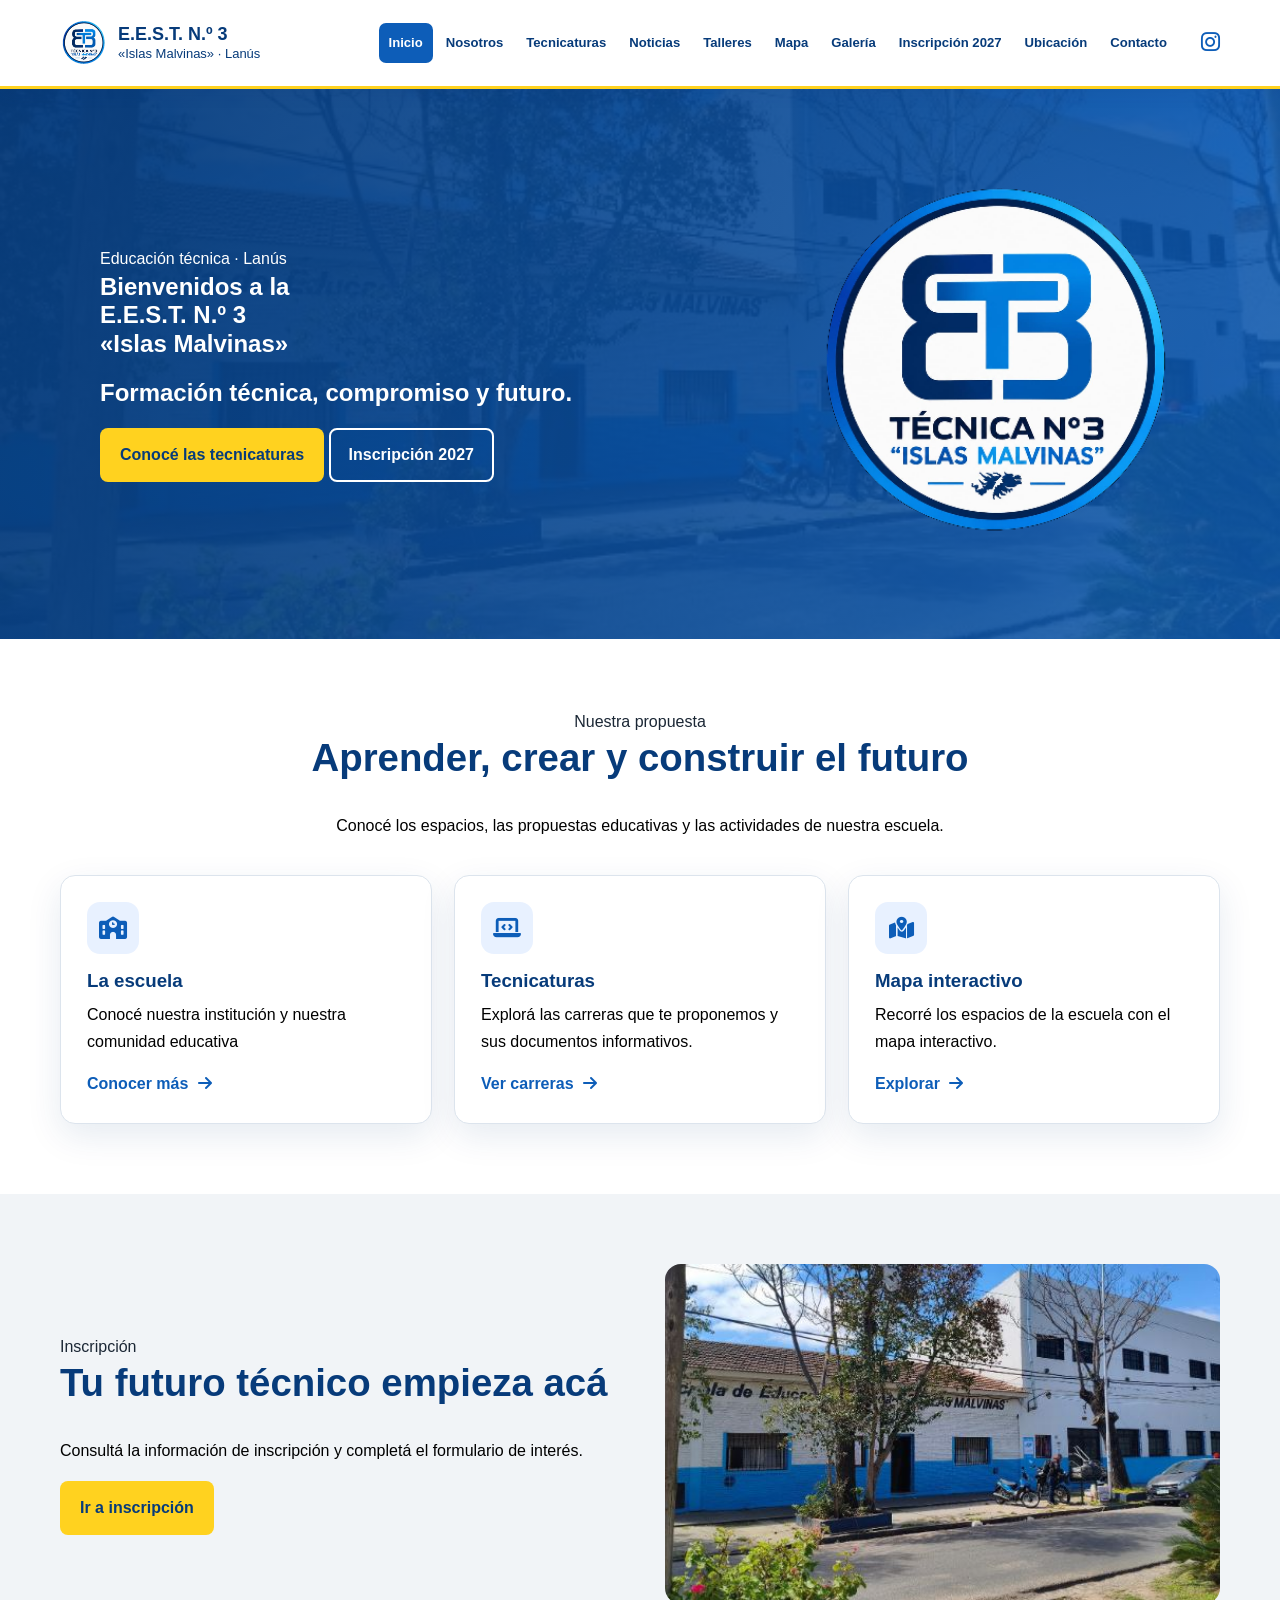
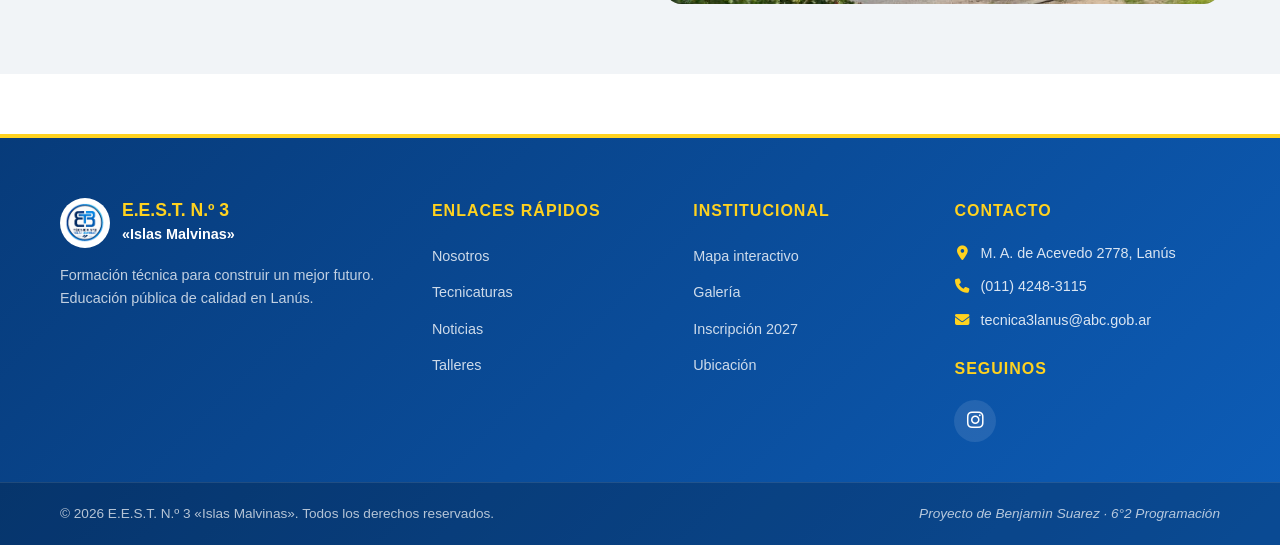
<file: index.html>
<!DOCTYPE html>
<html lang="es">
<head>
  <meta charset="UTF-8">
  <meta name="viewport" content="width=device-width, initial-scale=1.0">
  <meta name="description" content="Inicio - E.E.S.T. N.º 3 Islas Malvinas, Lanús">
  <title>Inicio | E.E.S.T. N.º 3 «Islas Malvinas»</title>
  <link rel="stylesheet" href="styles.css">
  <link rel="stylesheet" href="https://cdnjs.cloudflare.com/ajax/libs/font-awesome/6.4.0/css/all.min.css">
  <link rel="shortcut icon" href="assets/logo.png" type="image/png">
  
</head>
<body class="">
  <div id="header-placeholder"></div>
  <main>
    <section class="hero">
      <div class="container hero-content">
        <span class="eyebrow">Educación técnica · Lanús</span>

        <h1>Bienvenidos a la<br>E.E.S.T. N.º 3<br>«Islas Malvinas»</h1>

        <h2>Formación técnica, compromiso y futuro.</h2>

        <div class="hero-actions">
          <a href="tecnicaturas.html" class="btn btn-primary">
            Conocé las tecnicaturas
          </a>
          <a href="inscripcion.html" class="btn btn-outline">
            Inscripción 2027
          </a>
        </div>
      </div>

      <!-- Logo grande a la derecha -->
      <div class="hero-logo">
        <img src="assets/logo.png" alt="Logo de la E.E.S.T. N.º 3 Islas Malvinas">
      </div>
    </section>
    <section class="section">
      <div class="container">
        <div class="section-heading">
          <span class="eyebrow">Nuestra propuesta</span>
          <h2>Aprender, crear y construir el futuro</h2>
          <p>Conocé los espacios, las propuestas educativas y las actividades de nuestra escuela.</p>
        </div>
        <div class="feature-grid">
          <a class="feature-card" href="nosotros.html"><span class="feature-icon"><i class="fas fa-school"></i></span><h3>La escuela</h3><p>Conocé nuestra institución y nuestra comunidad educativa</p><span class="text-link">Conocer más <i class="fas fa-arrow-right"></i></span></a>
          <a class="feature-card" href="tecnicaturas.html"><span class="feature-icon"><i class="fas fa-laptop-code"></i></span><h3>Tecnicaturas</h3><p>Explorá las carreras que te proponemos y sus documentos informativos.</p><span class="text-link">Ver carreras <i class="fas fa-arrow-right"></i></span></a>
          <a class="feature-card" href="mapa.html"><span class="feature-icon"><i class="fas fa-map-marked-alt"></i></span><h3>Mapa interactivo</h3><p>Recorré los espacios de la escuela con el mapa interactivo.</p><span class="text-link">Explorar <i class="fas fa-arrow-right"></i></span></a>
        </div>
      </div>
    </section>
    <section class="section section-soft">
      <div class="container split">
        <div><span class="eyebrow">Inscripción</span><h2>Tu futuro técnico empieza acá</h2><p>Consultá la información de inscripción y completá el formulario de interés.</p><a class="btn btn-primary" href="inscripcion.html">Ir a inscripción</a></div>
        <img class="split-image" src="assets/Capturakole.JPG" alt="Fachada de la escuela" onerror="this.style.display='none'">
      </div>
    </section>
  </main>
  <div id="footer-placeholder"></div>
  <script src="script.js"></script>
</body>
</html>
</file>
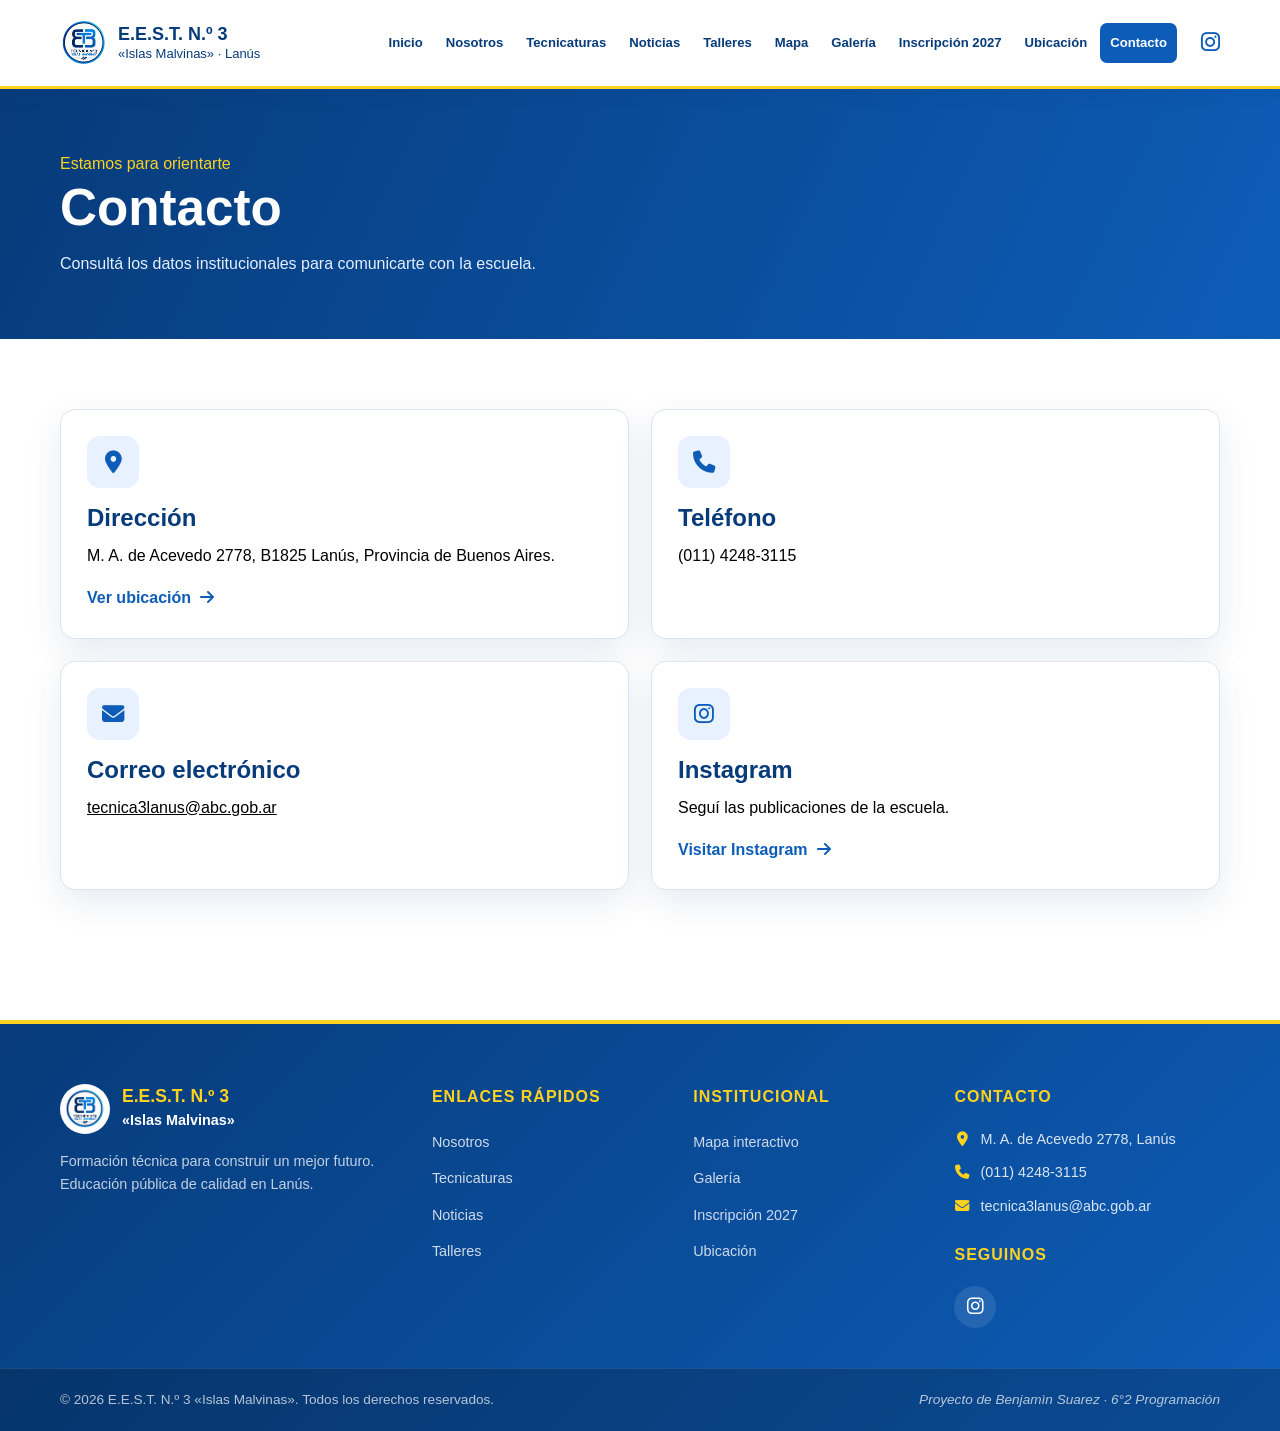
<file: contacto.html>
<!DOCTYPE html>
<html lang="es">
<head>
  <meta charset="UTF-8">
  <meta name="viewport" content="width=device-width, initial-scale=1.0">
  <meta name="description" content="Contacto - E.E.S.T. N.º 3 Islas Malvinas, Lanús">
  <title>Contacto | E.E.S.T. N.º 3 «Islas Malvinas»</title>
  <link rel="stylesheet" href="styles.css">
  <link rel="stylesheet" href="https://cdnjs.cloudflare.com/ajax/libs/font-awesome/6.4.0/css/all.min.css">
  <link rel="shortcut icon" href="assets/logo.png" type="image/png">

</head>
<body class="">
  <div id="header-placeholder"></div>
  <main>
    <section class="page-banner"><div class="container"><span class="eyebrow">Estamos para orientarte</span><h1>Contacto</h1><p>Consultá los datos institucionales para comunicarte con la escuela.</p></div></section>
    <section class="section"><div class="container"><div class="contact-grid">
      <article class="contact-card"><span class="feature-icon"><i class="fas fa-map-marker-alt"></i></span><h2>Dirección</h2><p>M. A. de Acevedo 2778, B1825 Lanús, Provincia de Buenos Aires.</p><a class="text-link" href="ubicacion.html">Ver ubicación <i class="fas fa-arrow-right"></i></a></article>
      <article class="contact-card"><span class="feature-icon"><i class="fas fa-phone"></i></span><h2>Teléfono</h2><p>(011) 4248-3115</p></article>
      <article class="contact-card"><span class="feature-icon"><i class="fas fa-envelope"></i></span><h2>Correo electrónico</h2><p><a href="mailto:tecnica3lanus@abc.gob.ar">tecnica3lanus@abc.gob.ar</a></p></article>
      <article class="contact-card"><span class="feature-icon"><i class="fab fa-instagram"></i></span><h2>Instagram</h2><p>Seguí las publicaciones de la escuela.</p><a class="text-link" href="https://www.instagram.com/tecnica3islasmalvinas/" target="_blank" rel="noopener noreferrer">Visitar Instagram <i class="fas fa-arrow-right"></i></a></article>
    </div></div></section>
  </main>
  <div id="footer-placeholder"></div>
  <script src="script.js"></script>
</body>
</html>
</file>
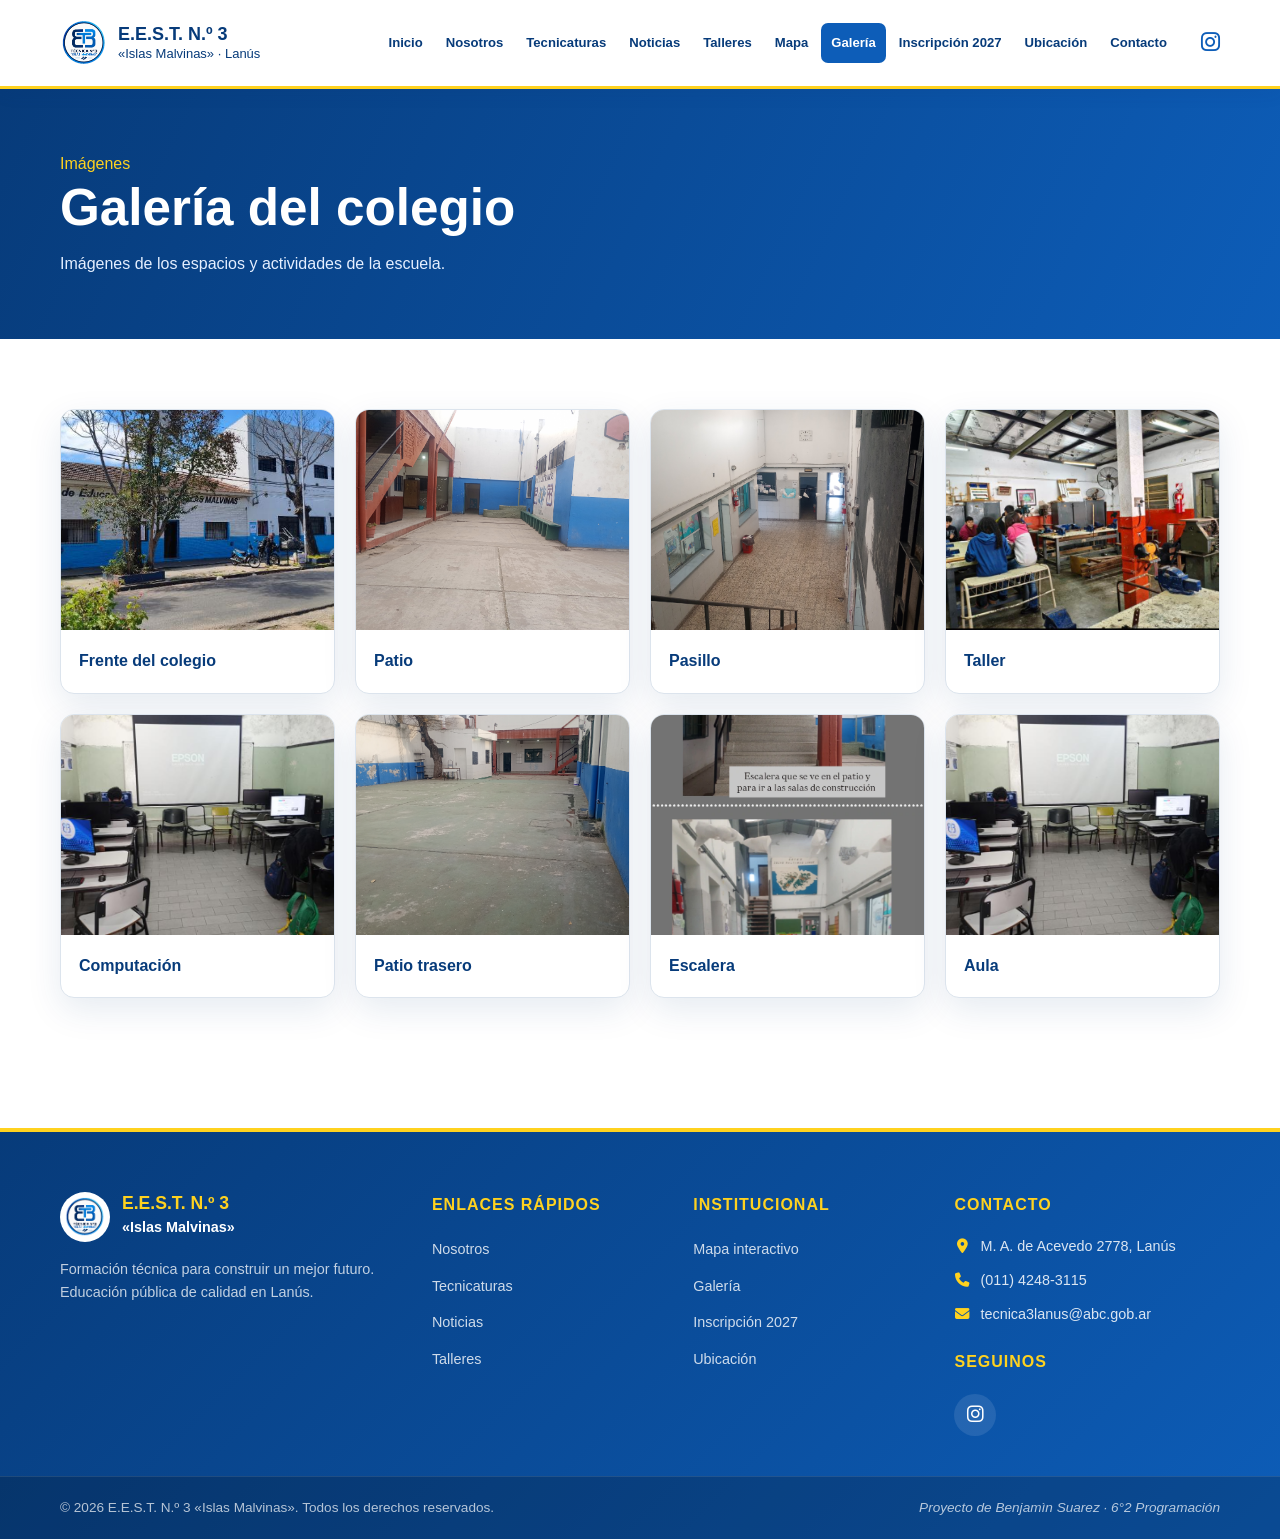
<file: galeria.html>
<!DOCTYPE html>
<html lang="es">
<head>
  <meta charset="UTF-8">
  <meta name="viewport" content="width=device-width, initial-scale=1.0">
  <meta name="description" content="Galería - E.E.S.T. N.º 3 Islas Malvinas, Lanús">
  <title>Galería | E.E.S.T. N.º 3 «Islas Malvinas»</title>
  <link rel="stylesheet" href="styles.css">
  <link rel="stylesheet" href="https://cdnjs.cloudflare.com/ajax/libs/font-awesome/6.4.0/css/all.min.css">
  <link rel="shortcut icon" href="assets/logo.png" type="image/png">
  
</head>
<body class="">
  <div id="header-placeholder"></div>
  <main>
    <section class="page-banner"><div class="container"><span class="eyebrow">Imágenes</span><h1>Galería del colegio</h1><p>Imágenes de los espacios y actividades de la escuela.</p></div></section>
    <section class="section"><div class="container"><div class="gallery-grid lightbox-gallery">
      <figure class="photo-card"><img src="assets/Capturakole.JPG" alt="Fachada de la escuela" onerror="this.style.display='none'"><figcaption>Frente del colegio</figcaption></figure>
      <figure class="photo-card"><img src="assets/patio2.jpg" alt="Patio escolar" onerror="this.style.display='none'"><figcaption>Patio</figcaption></figure>
      <figure class="photo-card"><img src="assets/adentro.jpg" alt="Pasillo" onerror="this.style.display='none'"><figcaption>Pasillo</figcaption></figure>
      <figure class="photo-card"><img src="assets/Taller p1.jpg" alt="Taller de Herrería" onerror="this.style.display='none'"><figcaption>Taller</figcaption></figure>
      <figure class="photo-card"><img src="assets/Sala infor.jpg" alt="Sala de Computación" onerror="this.style.display='none'"><figcaption>Computación</figcaption></figure>
      <figure class="photo-card"><img src="assets/patio4.jpg" alt="Patio trasero" onerror="this.style.display='none'"><figcaption>Patio trasero</figcaption></figure>
      <figure class="photo-card"><img src="assets/Escaleras.jpg" alt="Escalera" onerror="this.style.display='none'"><figcaption>Escalera</figcaption></figure>
      <figure class="photo-card"><img src="assets/Sala infor.jpg" alt="Aula" onerror="this.style.display='none'"><figcaption>Aula</figcaption></figure>
    </div></div></section>
  </main>
  <div id="footer-placeholder"></div>
  <script src="script.js"></script>
</body>
</html>
</file>
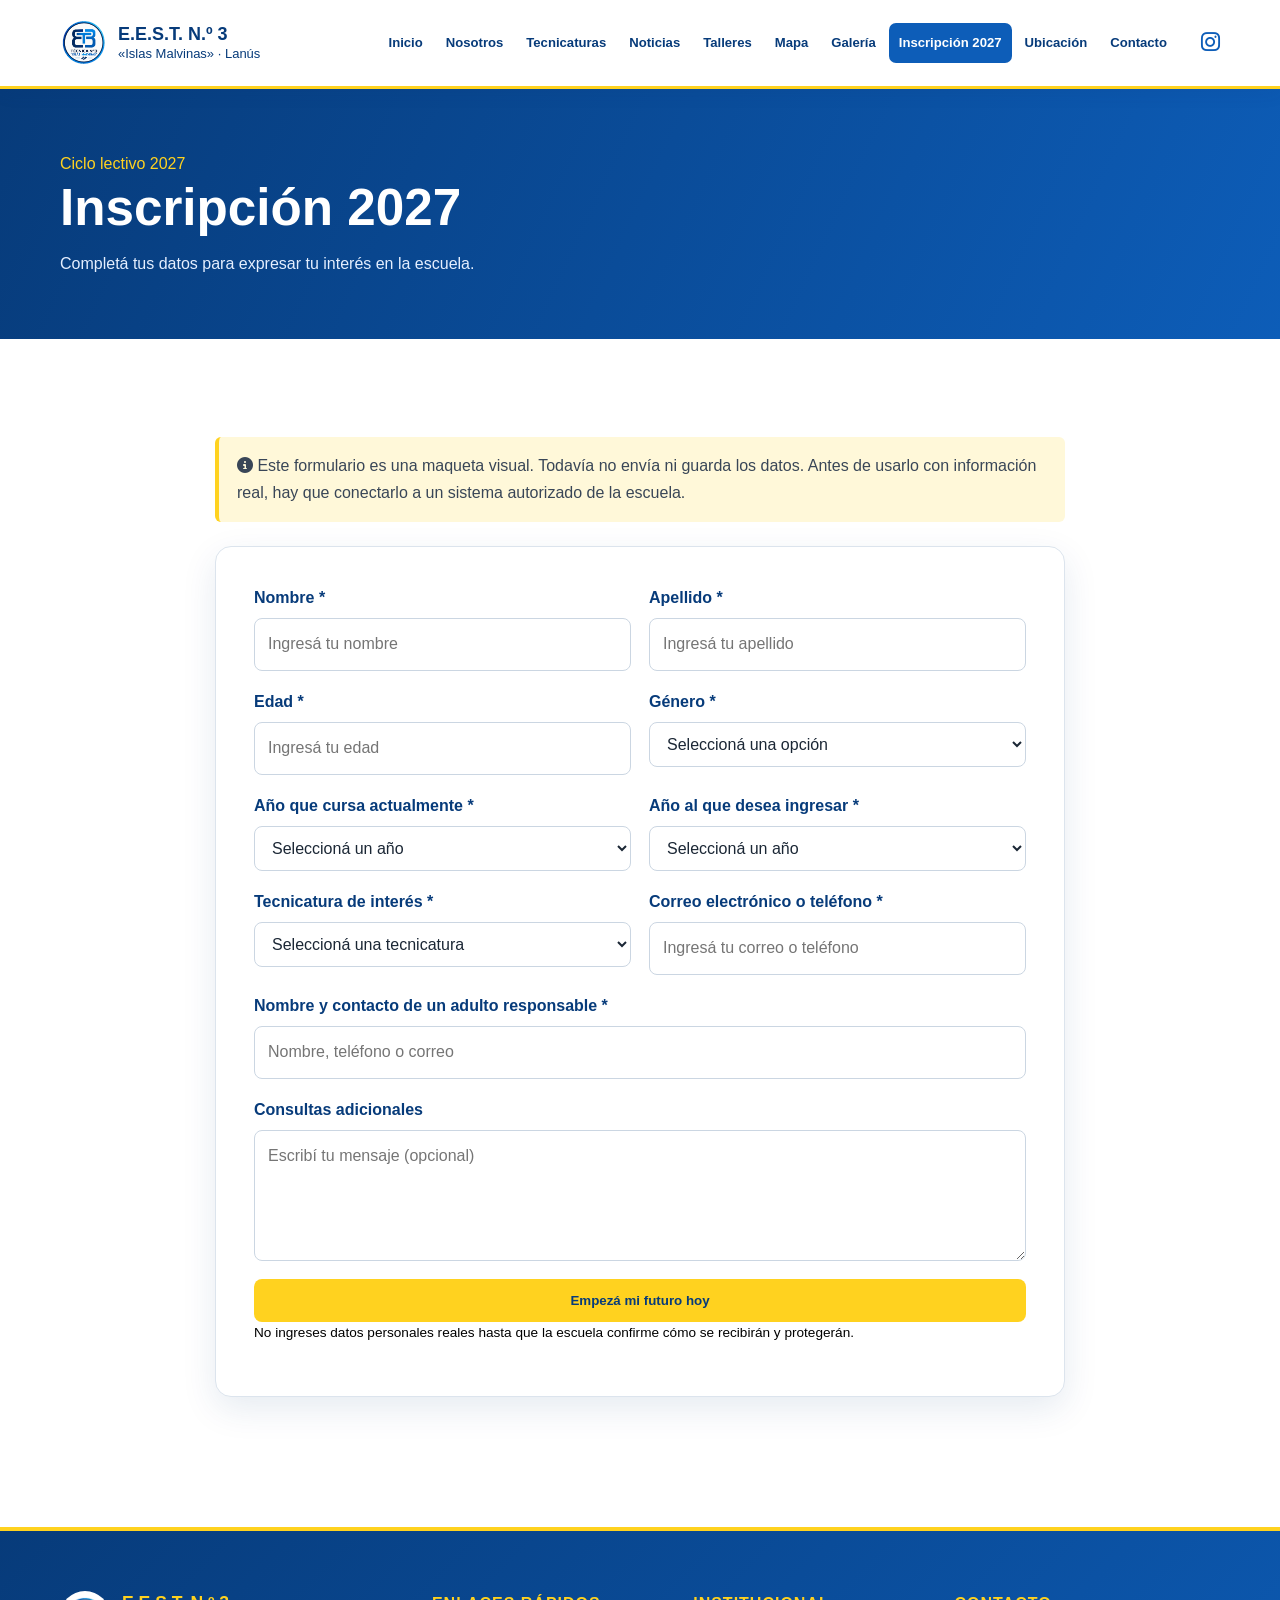
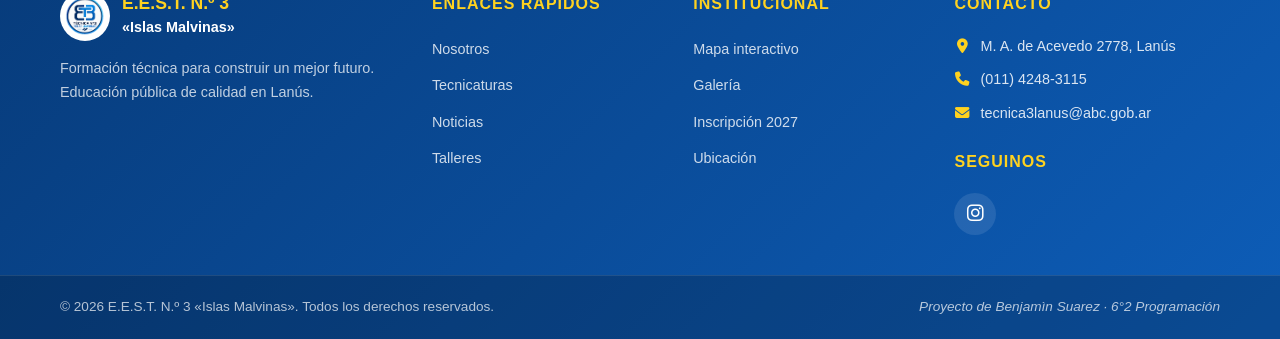
<file: inscripcion.html>
<!DOCTYPE html>
<html lang="es">
<head>
  <meta charset="UTF-8">
  <meta name="viewport" content="width=device-width, initial-scale=1.0">
  <meta name="description" content="Inscripción 2027 - E.E.S.T. N.º 3 Islas Malvinas, Lanús">
  <title>Inscripción 2027 | E.E.S.T. N.º 3 «Islas Malvinas»</title>
  <link rel="stylesheet" href="styles.css">
  <link rel="stylesheet" href="https://cdnjs.cloudflare.com/ajax/libs/font-awesome/6.4.0/css/all.min.css">
  <link rel="shortcut icon" href="assets/logo.png" type="image/png">

</head>
<body class="">
  <div id="header-placeholder"></div>
  <main>
    <section class="page-banner"><div class="container"><span class="eyebrow">Ciclo lectivo 2027</span><h1>Inscripción 2027</h1><p>Completá tus datos para expresar tu interés en la escuela.</p></div></section>
    <section class="section"><div class="container form-container">
      <div class="notice"><i class="fas fa-info-circle"></i> Este formulario es una maqueta visual. Todavía no envía ni guarda los datos. Antes de usarlo con información real, hay que conectarlo a un sistema autorizado de la escuela.</div>
      <form class="inscription-form">
        <div class="form-row"><div class="form-group"><label for="nombre">Nombre *</label><input id="nombre" name="nombre" required placeholder="Ingresá tu nombre"></div><div class="form-group"><label for="apellido">Apellido *</label><input id="apellido" name="apellido" required placeholder="Ingresá tu apellido"></div></div>
        <div class="form-row"><div class="form-group"><label for="edad">Edad *</label><input type="number" id="edad" name="edad" min="1" max="100" required placeholder="Ingresá tu edad"></div><div class="form-group"><label for="genero">Género *</label><select id="genero" name="genero" required><option value="">Seleccioná una opción</option><option>Femenino</option><option>Masculino</option><option>Otro</option><option>Prefiero no decirlo</option></select></div></div>
        <div class="form-row"><div class="form-group"><label for="anio">Año que cursa actualmente *</label><select id="anio" name="anio" required><option value="">Seleccioná un año</option><option>1.º</option><option>2.º</option><option>3.º</option><option>4.º</option><option>5.º</option><option>6.º</option></select></div><div class="form-group"><label for="ingreso">Año al que desea ingresar *</label><select id="ingreso" name="ingreso" required><option value="">Seleccioná un año</option><option>2027</option><option>2028</option></select></div></div>
        <div class="form-row"><div class="form-group"><label for="tecnicatura">Tecnicatura de interés *</label><select id="tecnicatura" name="tecnicatura" required><option value="">Seleccioná una tecnicatura</option><option>Programación</option><option>Turismo</option><option>Construcción</option></select></div><div class="form-group"><label for="contacto">Correo electrónico o teléfono *</label><input id="contacto" name="contacto" required placeholder="Ingresá tu correo o teléfono"></div></div>
        <div class="form-group"><label for="adulto">Nombre y contacto de un adulto responsable *</label><input id="adulto" name="adulto" required placeholder="Nombre, teléfono o correo"></div>
        <div class="form-group"><label for="consultas">Consultas adicionales</label><textarea id="consultas" name="consultas" rows="4" placeholder="Escribí tu mensaje (opcional)"></textarea></div>
        <button type="submit" class="btn btn-primary">Empezá mi futuro hoy</button>
        <p class="form-note">No ingreses datos personales reales hasta que la escuela confirme cómo se recibirán y protegerán.</p>
      </form>
    </div></section>
  </main>
  <div id="footer-placeholder"></div>
  <script src="script.js"></script>
</body>
</html>
</file>
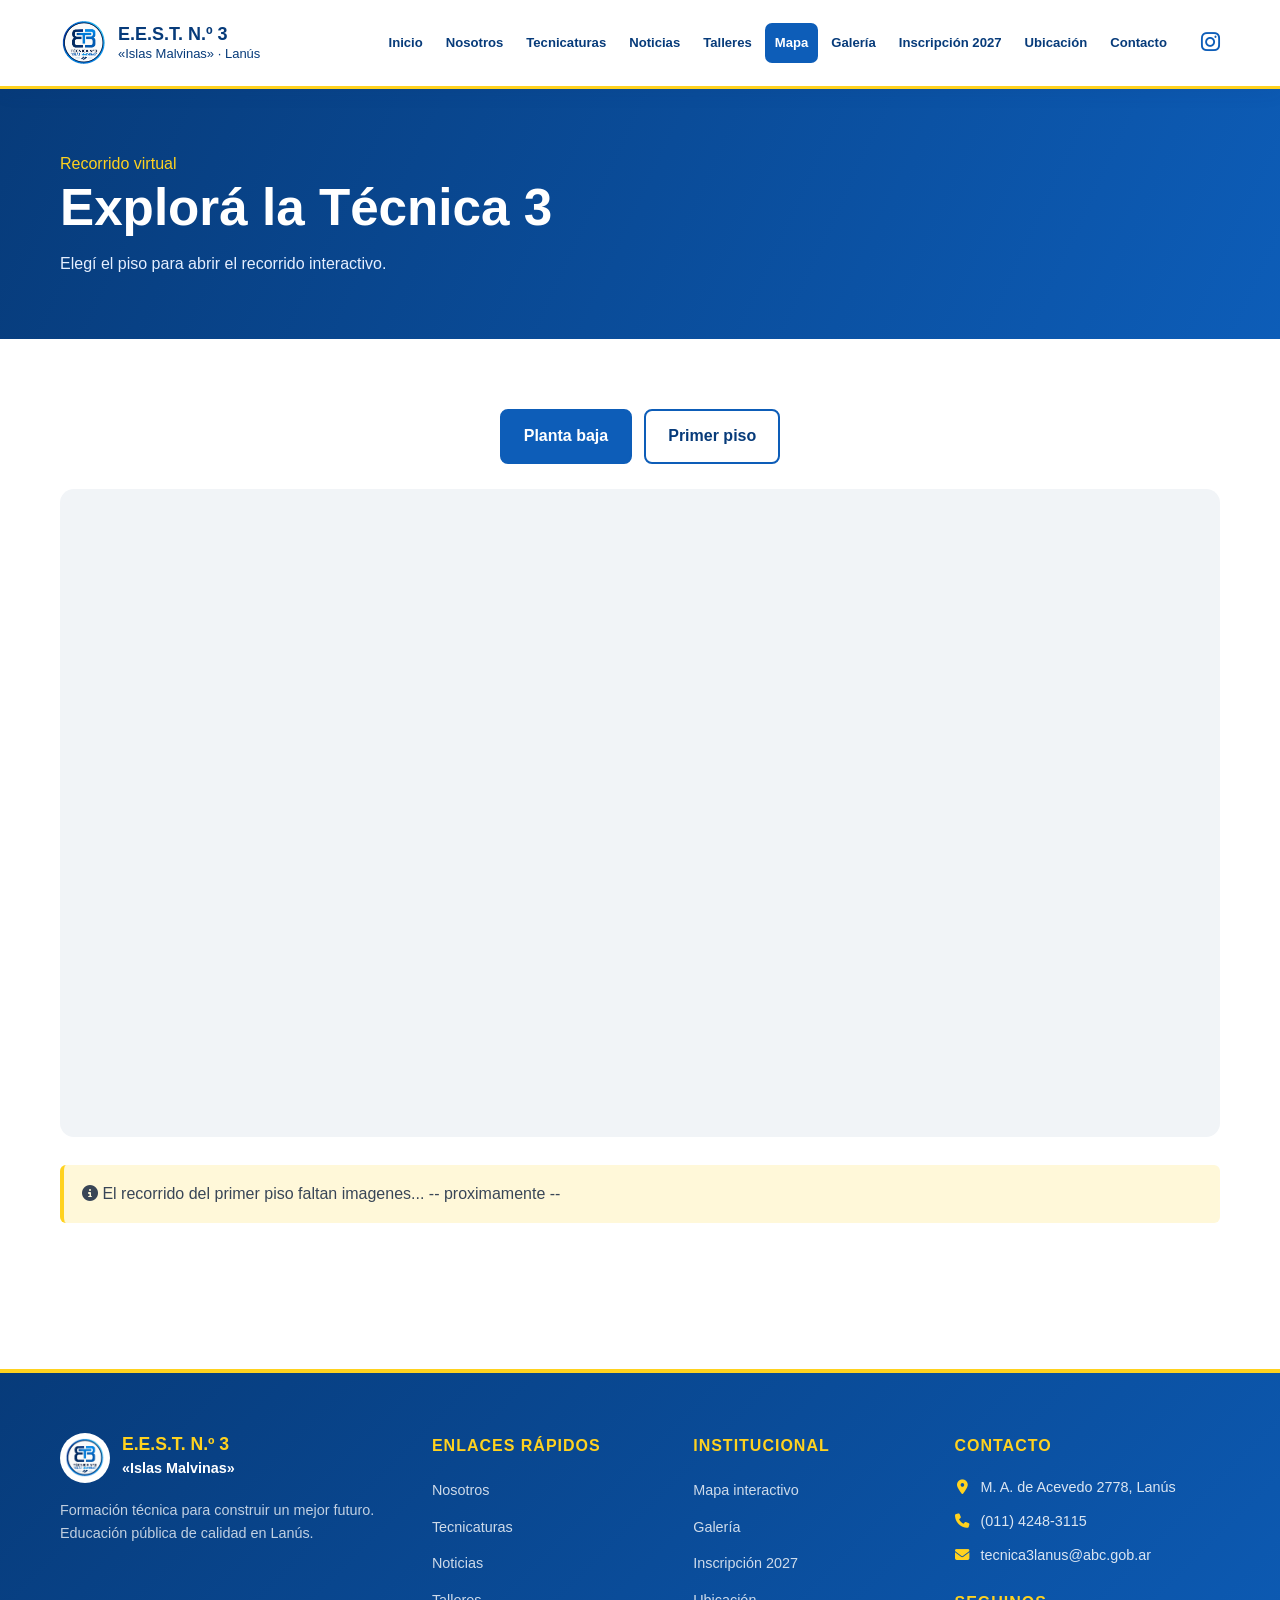
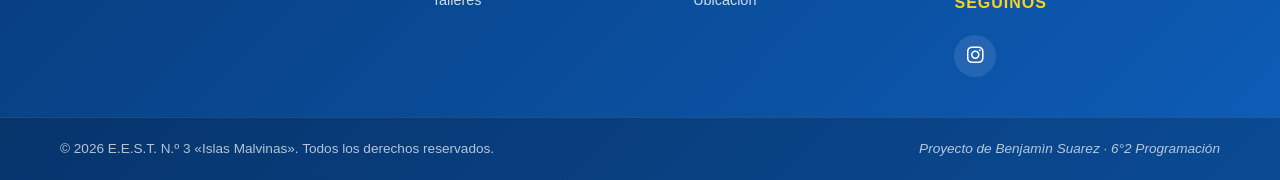
<file: mapa.html>
<!DOCTYPE html>
<html lang="es">
<head>
  <meta charset="UTF-8">
  <meta name="viewport" content="width=device-width, initial-scale=1.0">
  <meta name="description" content="Mapa interactivo - E.E.S.T. N.º 3 Islas Malvinas, Lanús">
  <title>Mapa interactivo | E.E.S.T. N.º 3 «Islas Malvinas»</title>
  <link rel="stylesheet" href="styles.css">
  <link rel="stylesheet" href="https://cdnjs.cloudflare.com/ajax/libs/font-awesome/6.4.0/css/all.min.css">
  <link rel="shortcut icon" href="assets/logo.png" type="image/png">
  
</head>
<body class="">
  <div id="header-placeholder"></div>
  <main>
    <section class="page-banner"><div class="container"><span class="eyebrow">Recorrido virtual</span><h1>Explorá la Técnica 3</h1><p>Elegí el piso para abrir el recorrido interactivo.</p></div></section>
    <section class="section"><div class="container">
      <div class="map-tabs"><button class="tab-btn active" type="button" data-map="planta-baja" aria-pressed="true">Planta baja</button><button class="tab-btn" type="button" data-map="primer-piso" aria-pressed="false">Primer piso</button></div>
      <div class="map-frame map-panel active" id="planta-baja"><iframe src="https://www.thinglink.com/view/scene/2168541961424732646" title="Mapa interactivo de planta baja" allowfullscreen loading="lazy" allow="gyroscope; accelerometer; magnetometer"></iframe></div>
      <div class="map-frame map-panel" id="primer-piso"><iframe src="https://www.thinglink.com/view/scene/2169090972208595621" title="Mapa interactivo del primer piso" allowfullscreen loading="lazy" allow="gyroscope; accelerometer; magnetometer"></iframe></div>
      <p class="notice"><i class="fas fa-info-circle"></i> El recorrido del primer piso faltan imagenes... -- proximamente -- </p>
    </div></section>
  </main>
  <div id="footer-placeholder"></div>
  <script src="script.js"></script>
</body>
</html>
</file>
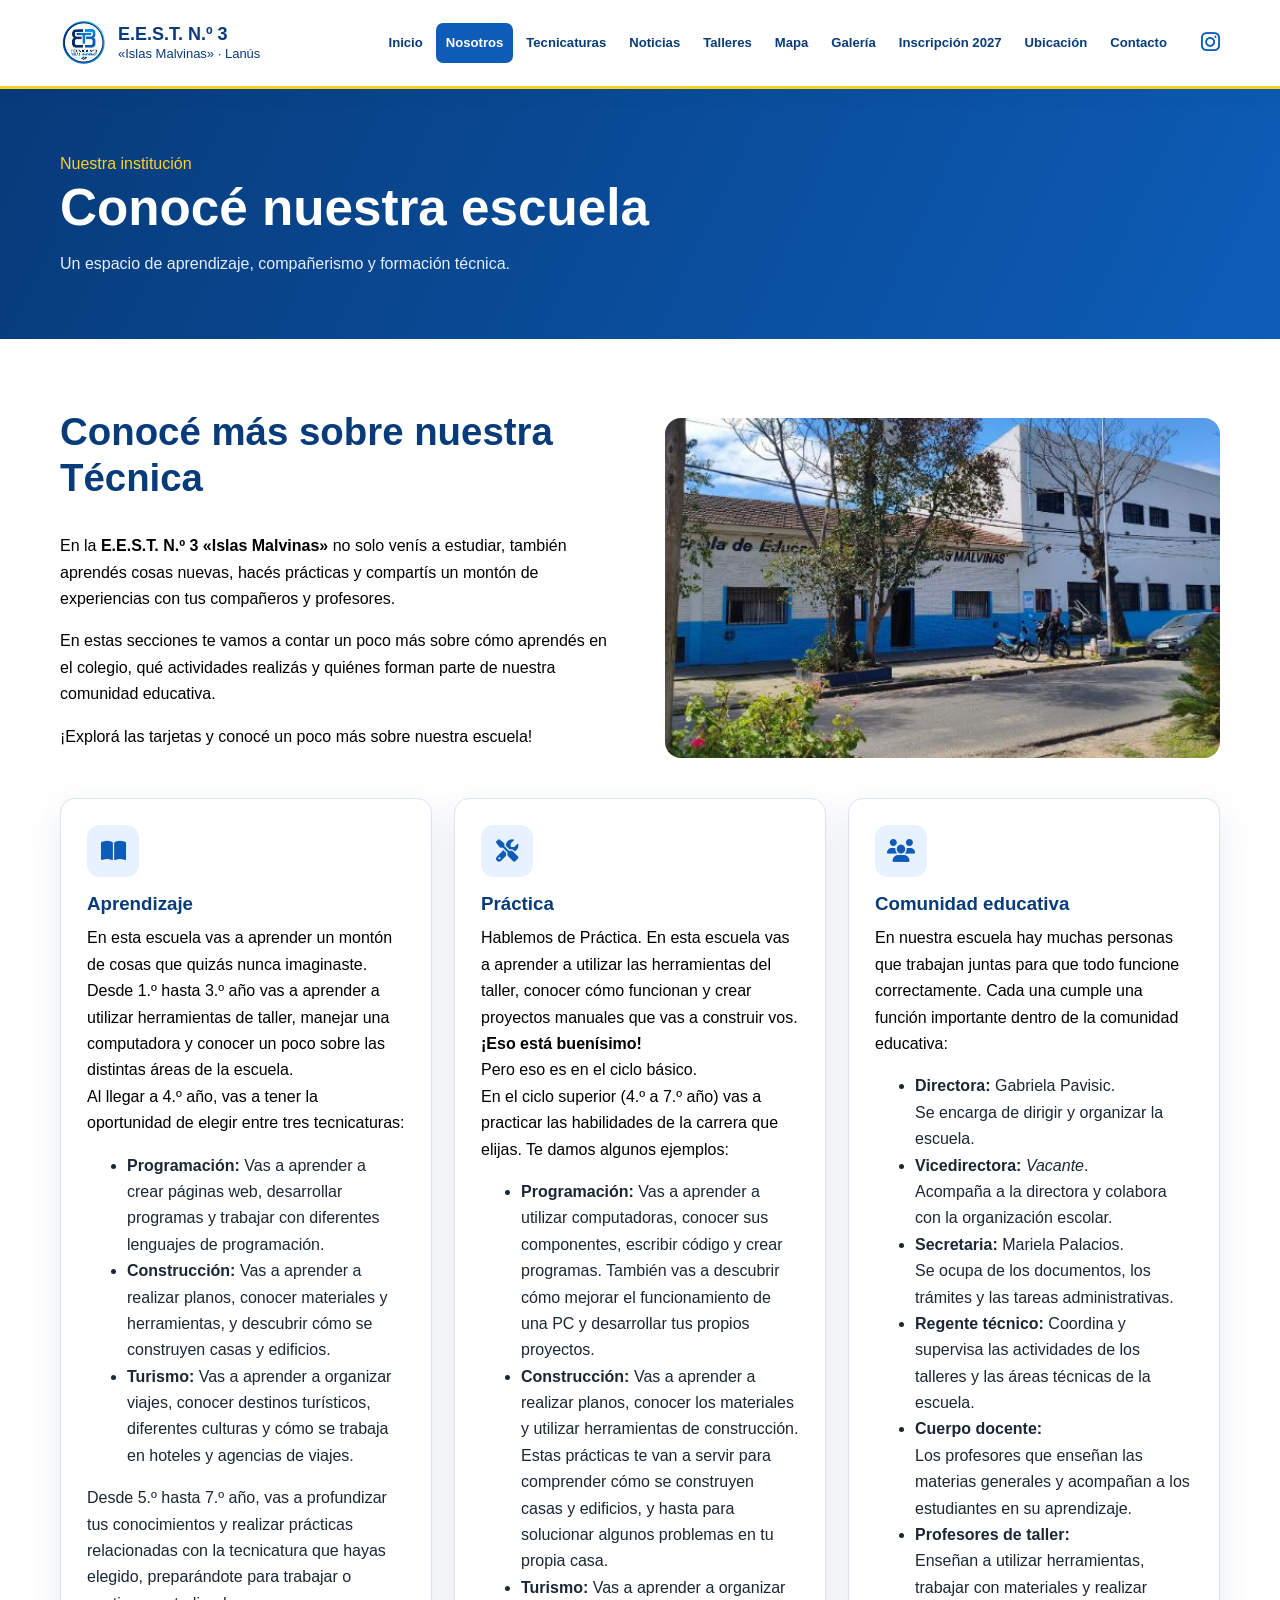
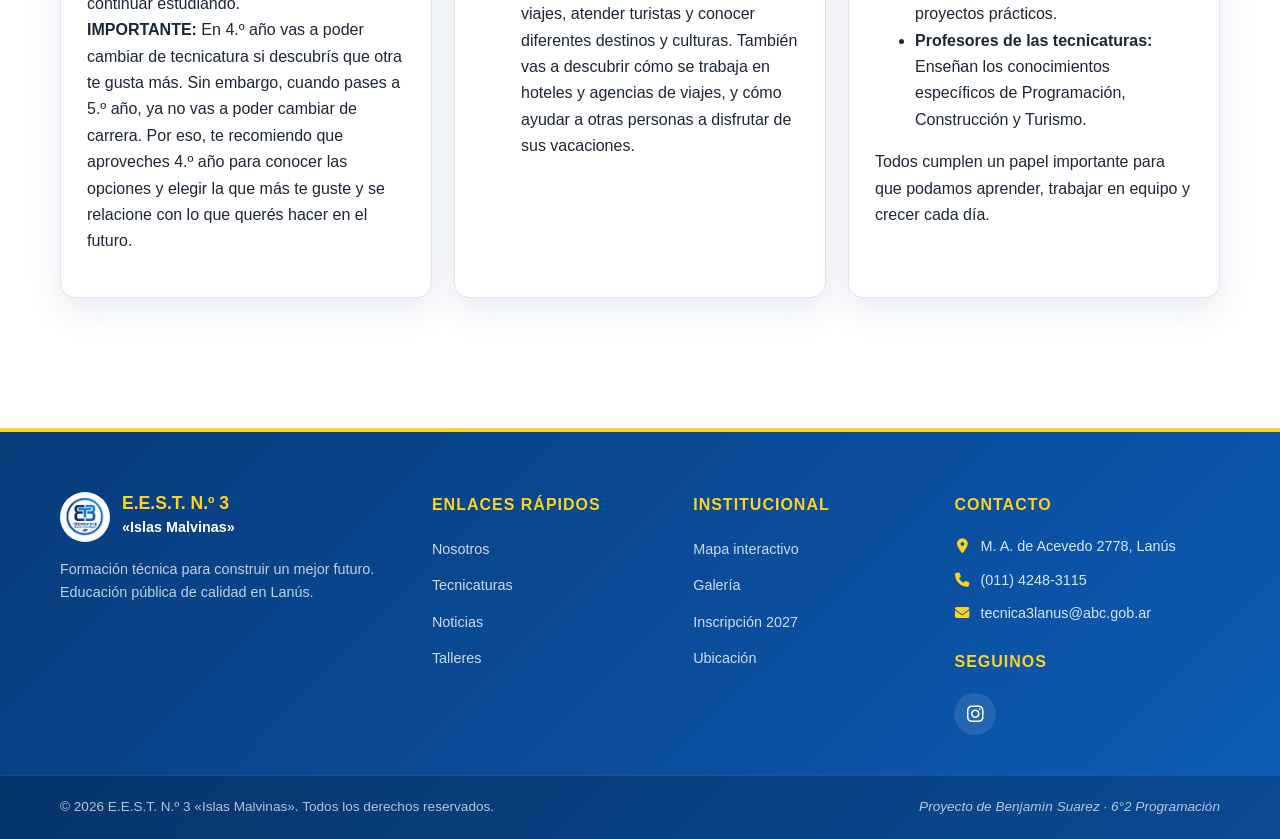
<file: nosotros.html>
<!DOCTYPE html>
<html lang="es">
<head>
  <meta charset="UTF-8">
  <meta name="viewport" content="width=device-width, initial-scale=1.0">
  <meta name="description" content="Nosotros - E.E.S.T. N.º 3 Islas Malvinas, Lanús">
  <title>Nosotros | E.E.S.T. N.º 3 «Islas Malvinas»</title>
  <link rel="stylesheet" href="styles.css">
  <link rel="stylesheet" href="https://cdnjs.cloudflare.com/ajax/libs/font-awesome/6.4.0/css/all.min.css">
  <link rel="shortcut icon" href="assets/logo.png" type="image/png">
  
</head>

<body class="">
  <div id="header-placeholder"></div>
  <main>
    <section class="page-banner"><div class="container"><span class="eyebrow">Nuestra institución</span><h1>Conocé nuestra escuela</h1><p>Un espacio de aprendizaje, compañerismo y formación técnica.</p></div></section>
    <section class="section"><div class="container">
      <div class="split">
        <div>
          <h2>Conocé más sobre nuestra Técnica</h2>
          <p>
            En la <b>E.E.S.T. N.º 3 «Islas Malvinas»</b> no solo venís a estudiar, también aprendés cosas nuevas, hacés prácticas y compartís un montón de experiencias con tus compañeros y profesores.
          </p>
          <p>
            En estas secciones te vamos a contar un poco más sobre cómo aprendés en el colegio, qué actividades realizás y quiénes forman parte de nuestra comunidad educativa.
          </p>
          <p>
            ¡Explorá las tarjetas y conocé un poco más sobre nuestra escuela!
          </p>
        </div>
        <img class="split-image" src="assets/Capturakole.JPG" alt="Fachada de la escuela" onerror="this.style.display='none'">
      </div>
      <div class="feature-grid top-gap">
        <article class="feature-card">
        <span class="feature-icon">
        <i class="fas fa-book-open"></i>
      </span>
        <h3>Aprendizaje</h3>
        <p>
          En esta escuela vas a aprender un montón de cosas que quizás nunca imaginaste. Desde 1.º hasta 3.º año vas a aprender a utilizar herramientas de taller, manejar una computadora y conocer un poco sobre las distintas áreas de la escuela.<br>
          Al llegar a 4.º año, vas a tener la oportunidad de elegir entre tres tecnicaturas:
          <ul>
            <li><b>Programación:</b> Vas a aprender a crear páginas web, desarrollar programas y trabajar con diferentes lenguajes de programación.</li>
            <li><b>Construcción:</b> Vas a aprender a realizar planos, conocer materiales y herramientas, y descubrir cómo se construyen casas y edificios.</li>
            <li><b>Turismo:</b> Vas a aprender a organizar viajes, conocer destinos turísticos, diferentes culturas y cómo se trabaja en hoteles y agencias de viajes.</li>
          </ul>
          Desde 5.º hasta 7.º año, vas a profundizar tus conocimientos y realizar prácticas relacionadas con la tecnicatura que hayas elegido, preparándote para trabajar o continuar estudiando.<br>
          <b>IMPORTANTE:</b> 
          En 4.º año vas a poder cambiar de tecnicatura si descubrís que otra te gusta más. Sin embargo, cuando pases a 5.º año, ya no vas a poder cambiar de carrera. Por eso, te recomiendo que aproveches 4.º año para conocer las opciones y elegir la que más te guste y se relacione con lo que querés hacer en el futuro.
        </p>
    </article>
    <article class="feature-card">
      <span class="feature-icon">
        <i class="fas fa-tools"></i>
      </span>
      <h3>Práctica</h3>
      <p>
        Hablemos de Práctica. En esta escuela vas a aprender a utilizar las herramientas del taller, conocer cómo funcionan y crear proyectos manuales que vas a construir vos.<br> <b>¡Eso está buenísimo!</b><br> Pero eso es en el ciclo básico.<br>
        En el ciclo superior (4.º a 7.º año) vas a practicar las habilidades de la carrera que elijas. Te damos algunos ejemplos:
        <ul>
          <li>
            <b>Programación:</b> Vas a aprender a utilizar computadoras, conocer sus componentes, escribir código y crear programas. También vas a descubrir cómo mejorar el funcionamiento de una PC y desarrollar tus propios proyectos.
          </li>
          <li>
            <b>Construcción:</b> Vas a aprender a realizar planos, conocer los materiales y utilizar herramientas de construcción. Estas prácticas te van a servir para comprender cómo se construyen casas y edificios, y hasta para solucionar algunos problemas en tu propia casa.
          </li>
          <li>
            <b>Turismo:</b> Vas a aprender a organizar viajes, atender turistas y conocer diferentes destinos y culturas. También vas a descubrir cómo se trabaja en hoteles y agencias de viajes, y cómo ayudar a otras personas a disfrutar de sus vacaciones.
          </li>
        </ul>
      </p>
    </article>
    <article class="feature-card">
      <span class="feature-icon">
        <i class="fas fa-users"></i>
      </span>
      <h3>Comunidad educativa</h3>
      <p>
        En nuestra escuela hay muchas personas que trabajan juntas para que todo funcione correctamente. Cada una cumple una función importante dentro de la comunidad educativa:
        <ul>
          <li><b>Directora:</b> Gabriela Pavisic.<br> Se encarga de dirigir y organizar la escuela.</li>
          <li><b>Vicedirectora:</b> <i>Vacante</i>.<br> Acompaña a la directora y colabora con la organización escolar.</li>
          <li><b>Secretaria:</b> Mariela Palacios.<br> Se ocupa de los documentos, los trámites y las tareas administrativas.</li>
          <li><b>Regente técnico:</b> Coordina y supervisa las actividades de los talleres y las áreas técnicas de la escuela.</li>
          <li><b>Cuerpo docente:</b><br> Los profesores que enseñan las materias generales y acompañan a los estudiantes en su aprendizaje.</li>
          <li><b>Profesores de taller:</b><br> Enseñan a utilizar herramientas, trabajar con materiales y realizar proyectos prácticos.</li>
          <li><b>Profesores de las tecnicaturas:</b><br> Enseñan los conocimientos específicos de Programación, Construcción y Turismo.</li>
        </ul>
        Todos cumplen un papel importante para que podamos aprender, trabajar en equipo y crecer cada día.
      </p>
    </article>
  </div>
    </div>
  </section>
  </main>
  <div id="footer-placeholder"></div>
  <script src="script.js"></script>
</body>
</html>
</file>
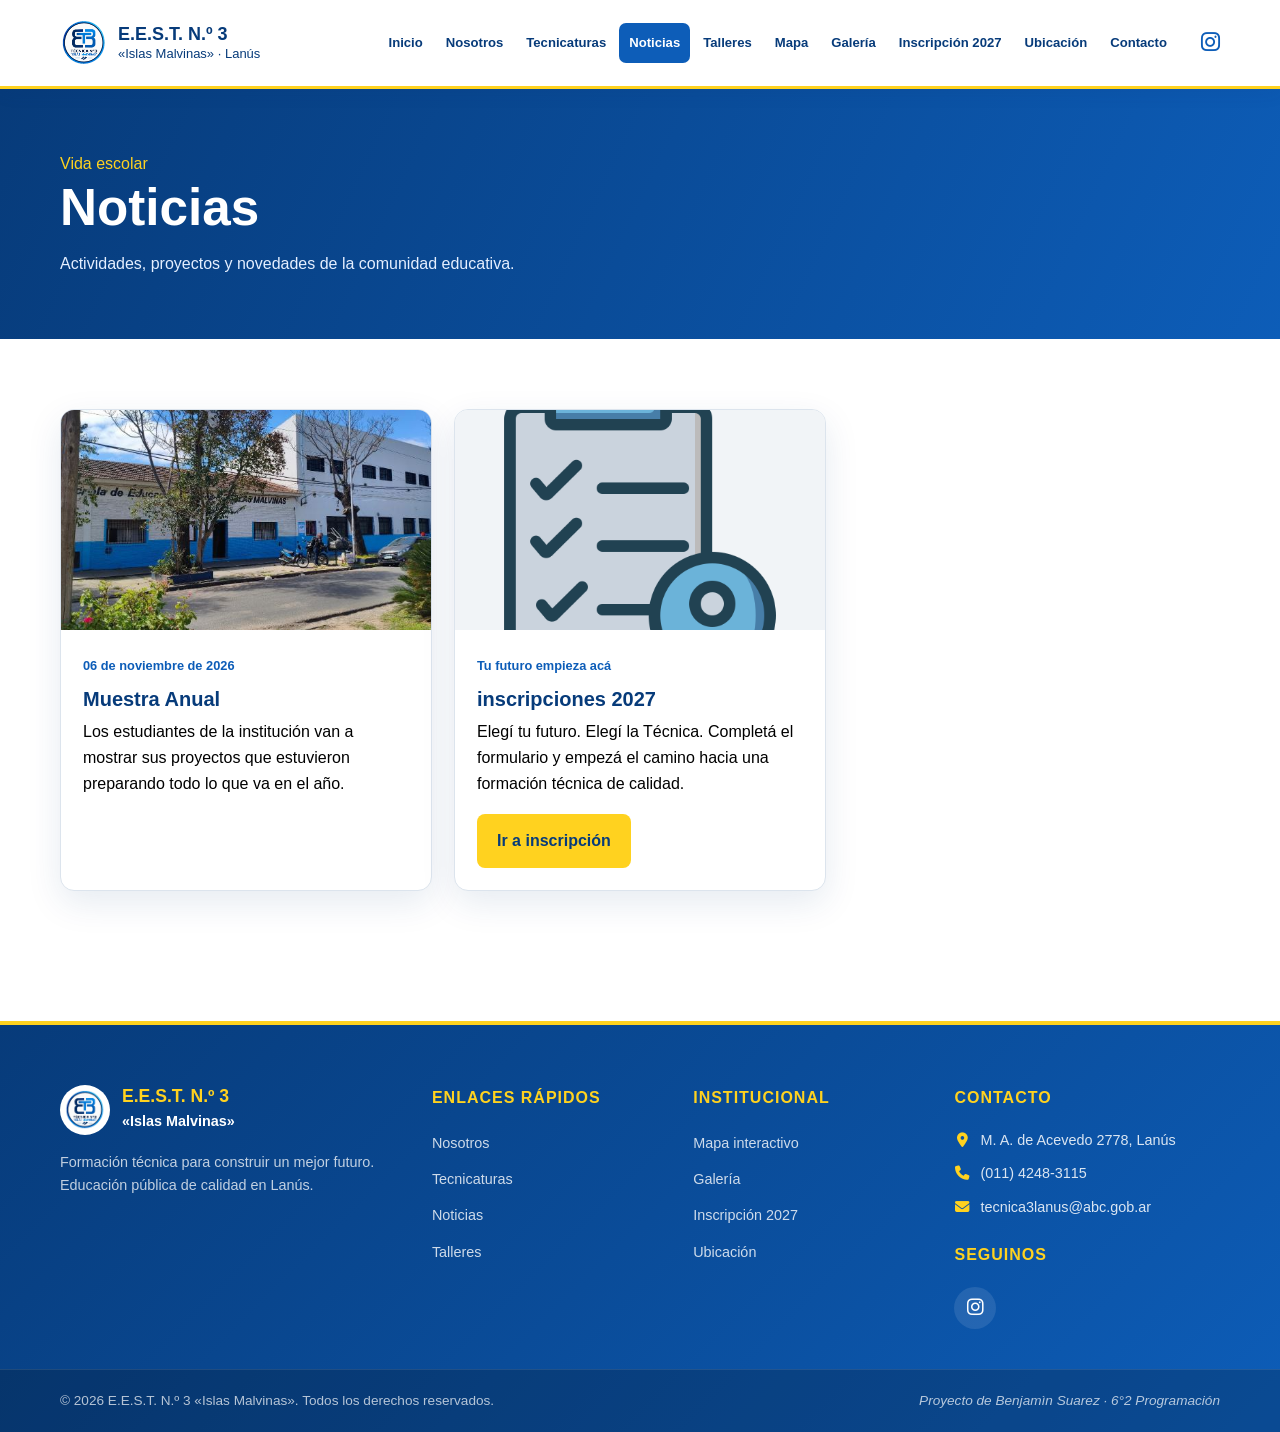
<file: noticias.html>
<!DOCTYPE html>
<html lang="es">
<head>
  <meta charset="UTF-8">
  <meta name="viewport" content="width=device-width, initial-scale=1.0">
  <meta name="description" content="Noticias - E.E.S.T. N.º 3 Islas Malvinas, Lanús">
  <title>Noticias | E.E.S.T. N.º 3 «Islas Malvinas»</title>
  <link rel="stylesheet" href="styles.css">
  <link rel="stylesheet" href="https://cdnjs.cloudflare.com/ajax/libs/font-awesome/6.4.0/css/all.min.css">
  <link rel="shortcut icon" href="assets/logo.png" type="image/png">
  
</head>
<body class="">
  <div id="header-placeholder"></div>
  <main>
    <section class="page-banner"><div class="container"><span class="eyebrow">Vida escolar</span><h1>Noticias</h1><p>Actividades, proyectos y novedades de la comunidad educativa.</p></div></section>
    <section class="section"><div class="container"><div class="news-grid">
      <article class="news-card"><img src="assets/Capturakole.JPG" alt="Sala de computación" onerror="this.style.display='none'"><div class="news-body"><span class="date">06 de noviembre de 2026</span><h2>Muestra Anual</h2><p>Los estudiantes de la institución van a mostrar sus proyectos que estuvieron preparando todo lo que va en el año.</p></div></article>
      <article class="news-card"><img src="assets/ins.png" alt="Patio de la escuela" onerror="this.style.display='none'"><div class="news-body"><span class="date">Tu futuro empieza acá</span><h2>inscripciones 2027</h2><p>Elegí tu futuro. Elegí la Técnica. Completá el formulario y empezá el camino hacia una formación técnica de calidad.</p><a class="btn btn-primary" href="inscripcion.html">Ir a inscripción</a></div></article>
    </div></div></section>
  </main>
  <div id="footer-placeholder"></div>
  <script src="script.js"></script>
</body>
</html>
</file>
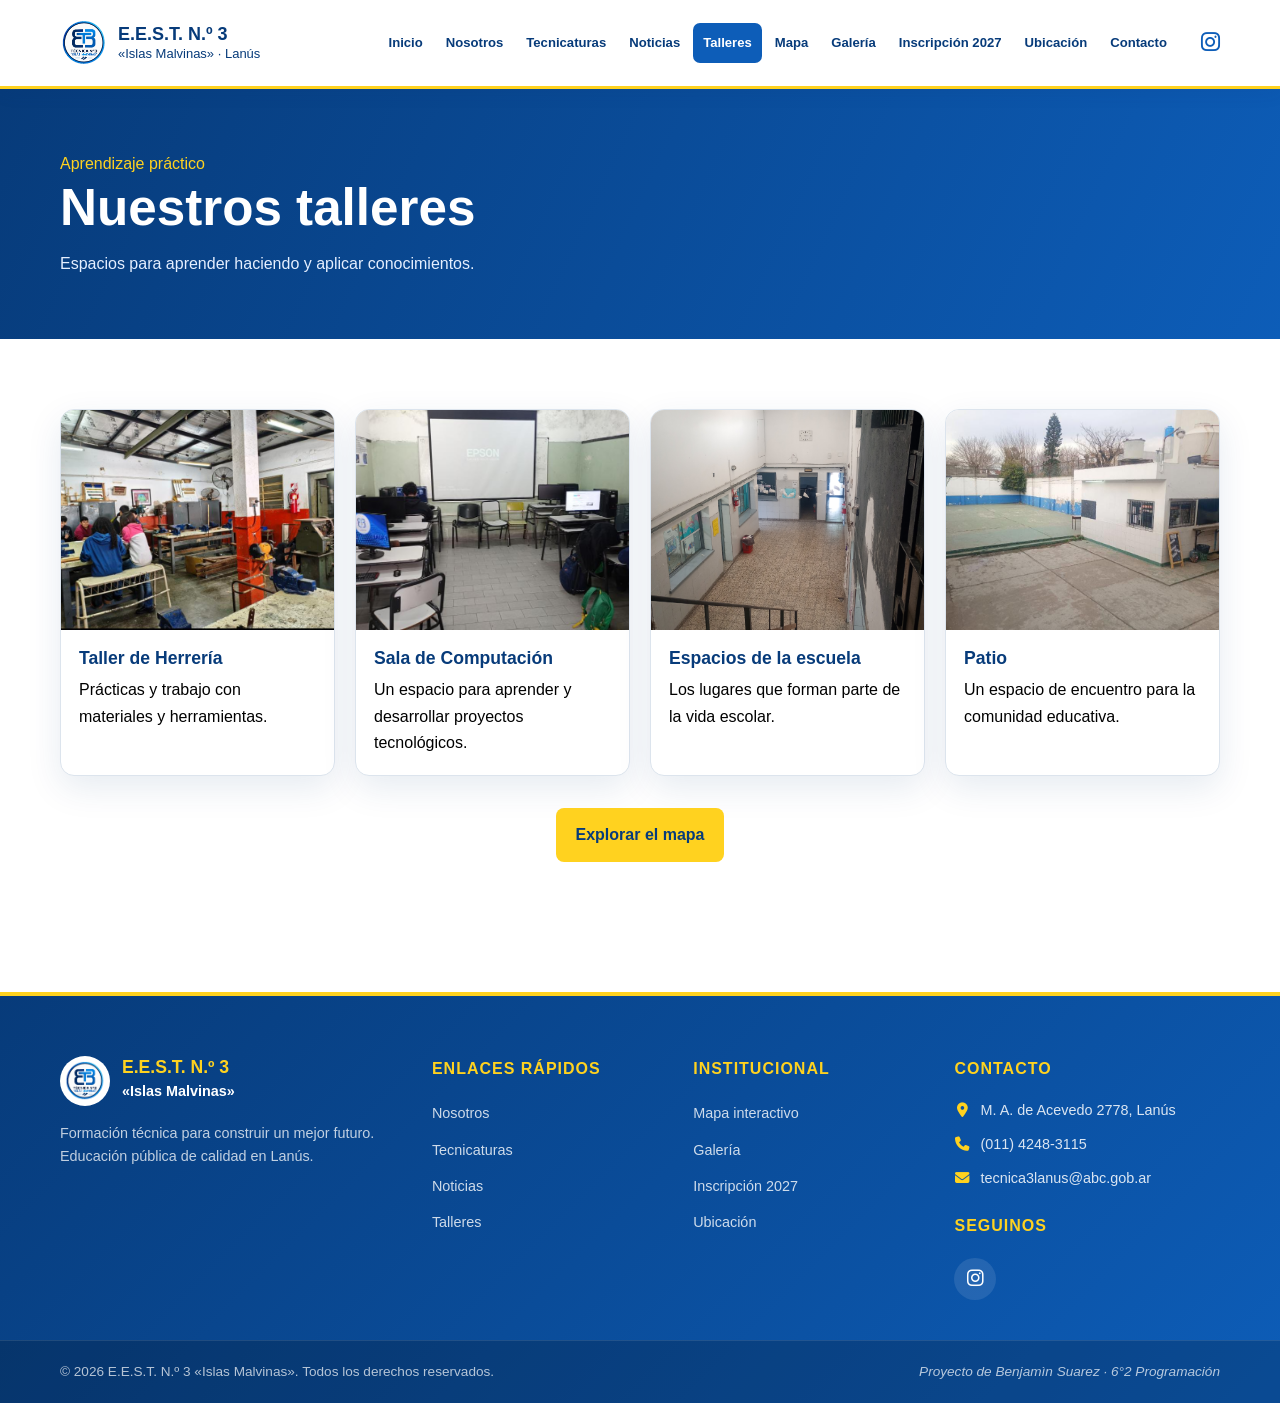
<file: talleres.html>
<!DOCTYPE html>
<html lang="es">
<head>
  <meta charset="UTF-8">
  <meta name="viewport" content="width=device-width, initial-scale=1.0">
  <meta name="description" content="Talleres - E.E.S.T. N.º 3 Islas Malvinas, Lanús">
  <title>Talleres | E.E.S.T. N.º 3 «Islas Malvinas»</title>
  <link rel="stylesheet" href="styles.css">
  <link rel="stylesheet" href="https://cdnjs.cloudflare.com/ajax/libs/font-awesome/6.4.0/css/all.min.css">
  <link rel="shortcut icon" href="assets/logo.png" type="image/png">
  
</head>
<body class="">
  <div id="header-placeholder"></div>
  <main>
    <section class="page-banner"><div class="container"><span class="eyebrow">Aprendizaje práctico</span><h1>Nuestros talleres</h1><p>Espacios para aprender haciendo y aplicar conocimientos.</p></div></section>
    <section class="section"><div class="container"><div class="gallery-grid">
      <figure class="photo-card"><img src="assets/Taller p1.jpg" alt="Taller de Herrería" onerror="this.style.display='none'"><figcaption><h2>Taller de Herrería</h2><p>Prácticas y trabajo con materiales y herramientas.</p></figcaption></figure>
      <figure class="photo-card"><img src="assets/Sala infor.jpg" alt="Sala de Computación" onerror="this.style.display='none'"><figcaption><h2>Sala de Computación</h2><p>Un espacio para aprender y desarrollar proyectos tecnológicos.</p></figcaption></figure>
      <figure class="photo-card"><img src="assets/adentro.jpg" alt="Pasillo escolar" onerror="this.style.display='none'"><figcaption><h2>Espacios de la escuela</h2><p>Los lugares que forman parte de la vida escolar.</p></figcaption></figure>
      <figure class="photo-card"><img src="assets/Patio.jpg" alt="Patio escolar" onerror="this.style.display='none'"><figcaption><h2>Patio</h2><p>Un espacio de encuentro para la comunidad educativa.</p></figcaption></figure>
    </div><div class="center top-gap"><a href="mapa.html" class="btn btn-primary">Explorar el mapa</a></div></div></section>
  </main>
  <div id="footer-placeholder"></div>
  <script src="script.js"></script>
</body>
</html>
</file>
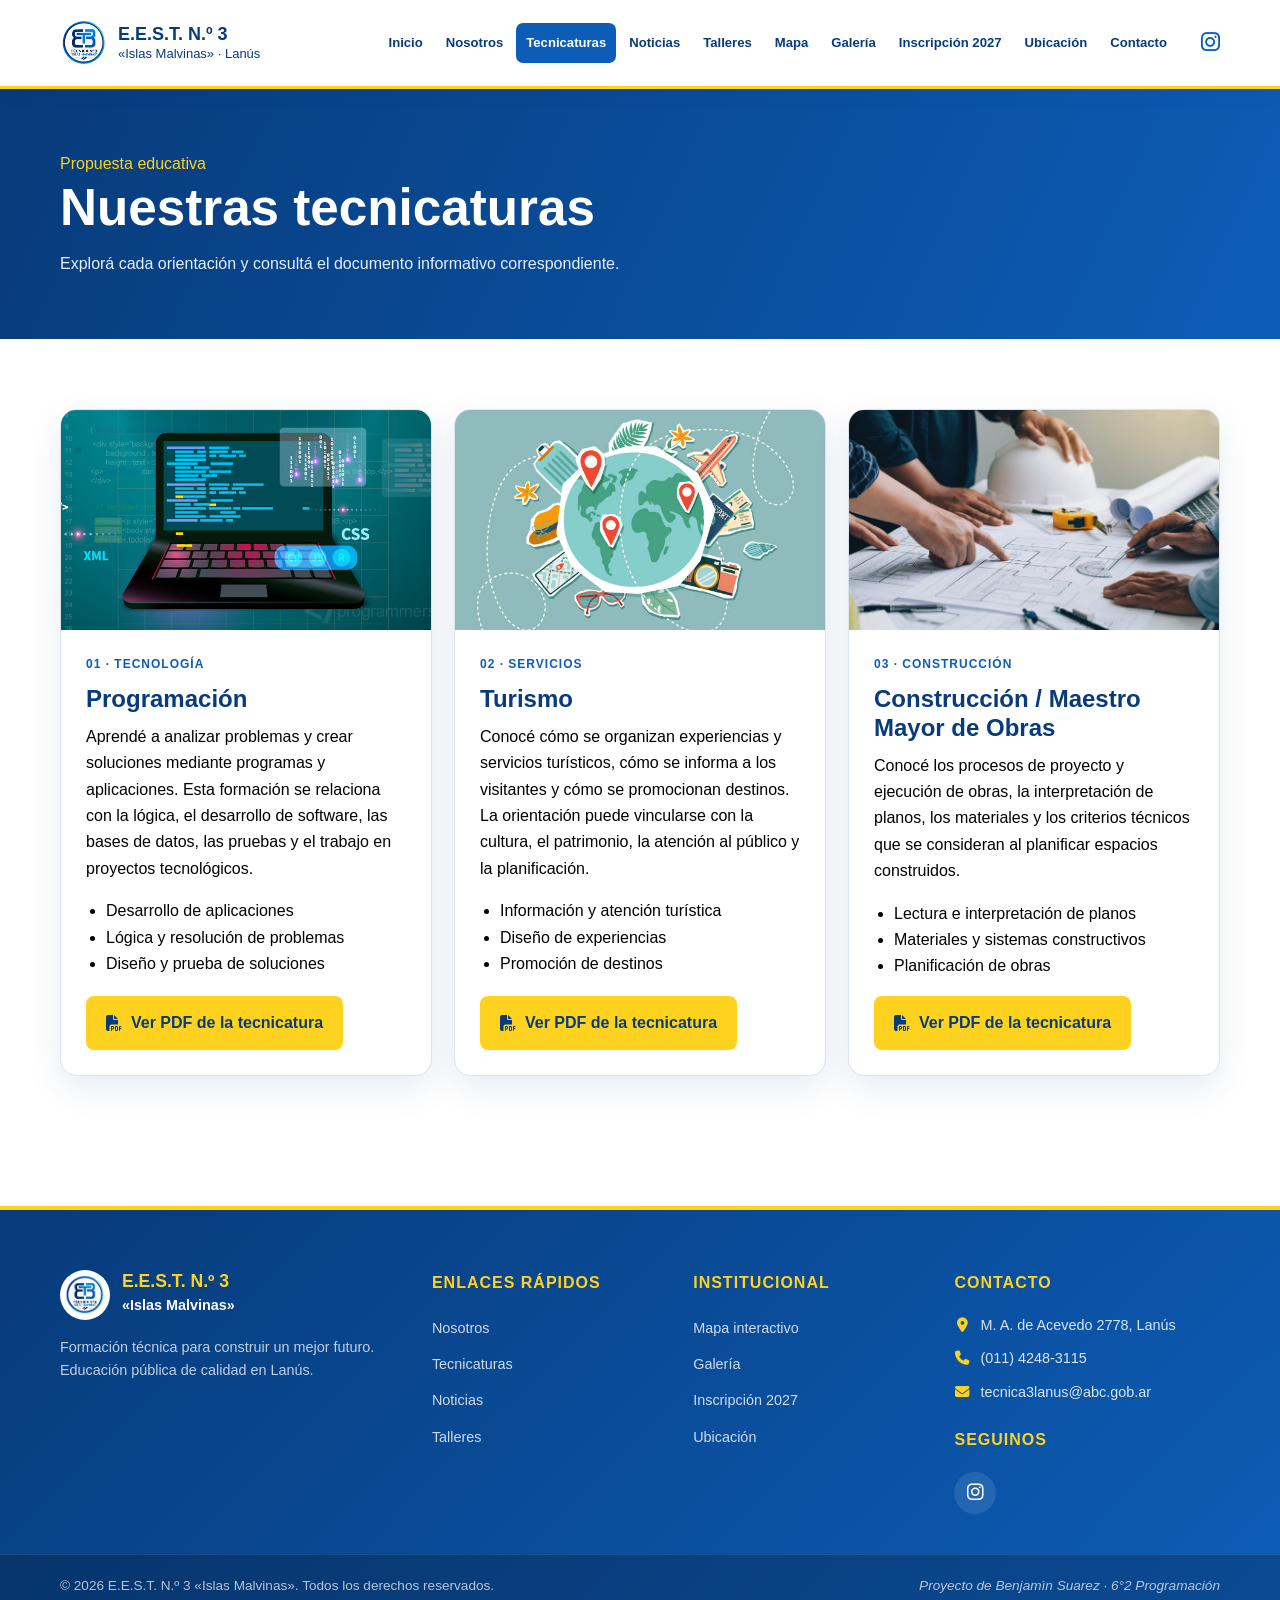
<file: tecnicaturas.html>
<!DOCTYPE html>
<html lang="es">
<head>
  <meta charset="UTF-8">
  <meta name="viewport" content="width=device-width, initial-scale=1.0">
  <meta name="description" content="Tecnicaturas - E.E.S.T. N.º 3 Islas Malvinas, Lanús">
  <title>Tecnicaturas | E.E.S.T. N.º 3 «Islas Malvinas»</title>
  <link rel="stylesheet" href="styles.css">
  <link rel="stylesheet" href="https://cdnjs.cloudflare.com/ajax/libs/font-awesome/6.4.0/css/all.min.css">
  <link rel="shortcut icon" href="assets/logo.png" type="image/png">
  
</head>
<body class="">
  <div id="header-placeholder"></div>
  <main>
    <section class="page-banner"><div class="container"><span class="eyebrow">Propuesta educativa</span><h1>Nuestras tecnicaturas</h1><p>Explorá cada orientación y consultá el documento informativo correspondiente.</p></div></section>
    <section class="section"><div class="container">
      <div class="cards-grid">
        <article class="career-card"><img src="assets/programacion.jpeg" alt="Programación" onerror="this.style.display='none'"><div class="career-body"><span class="career-number">01 · Tecnología</span><h2>Programación</h2><p>Aprendé a analizar problemas y crear soluciones mediante programas y aplicaciones. Esta formación se relaciona con la lógica, el desarrollo de software, las bases de datos, las pruebas y el trabajo en proyectos tecnológicos.</p><ul><li>Desarrollo de aplicaciones</li><li>Lógica y resolución de problemas</li><li>Diseño y prueba de soluciones</li></ul><a class="btn btn-primary" href="pdf/programacion.pdf" target="_blank" rel="noopener noreferrer"><i class="fas fa-file-pdf"></i> Ver PDF de la tecnicatura</a></div></article>
        <article class="career-card"><img src="assets/turismo.jpg" alt="Turismo" onerror="this.style.display='none'"><div class="career-body"><span class="career-number">02 · Servicios</span><h2>Turismo</h2><p>Conocé cómo se organizan experiencias y servicios turísticos, cómo se informa a los visitantes y cómo se promocionan destinos. La orientación puede vincularse con la cultura, el patrimonio, la atención al público y la planificación.</p><ul><li>Información y atención turística</li><li>Diseño de experiencias</li><li>Promoción de destinos</li></ul><a class="btn btn-primary" href="pdf/turismo.pdf" target="_blank" rel="noopener noreferrer"><i class="fas fa-file-pdf"></i> Ver PDF de la tecnicatura</a></div></article>
        <article class="career-card"><img src="assets/construccion.jpeg" alt="Construcción y Maestro Mayor de Obras" onerror="this.style.display='none'"><div class="career-body"><span class="career-number">03 · Construcción</span><h2>Construcción / Maestro Mayor de Obras</h2><p>Conocé los procesos de proyecto y ejecución de obras, la interpretación de planos, los materiales y los criterios técnicos que se consideran al planificar espacios construidos.</p><ul><li>Lectura e interpretación de planos</li><li>Materiales y sistemas constructivos</li><li>Planificación de obras</li></ul><a class="btn btn-primary" href="pdf/construccion.pdf" target="_blank" rel="noopener noreferrer"><i class="fas fa-file-pdf"></i> Ver PDF de la tecnicatura</a></div></article>
      </div>
    </div></section>
  </main>
  <div id="footer-placeholder"></div>
  <script src="script.js"></script>
</body>
</html>
</file>
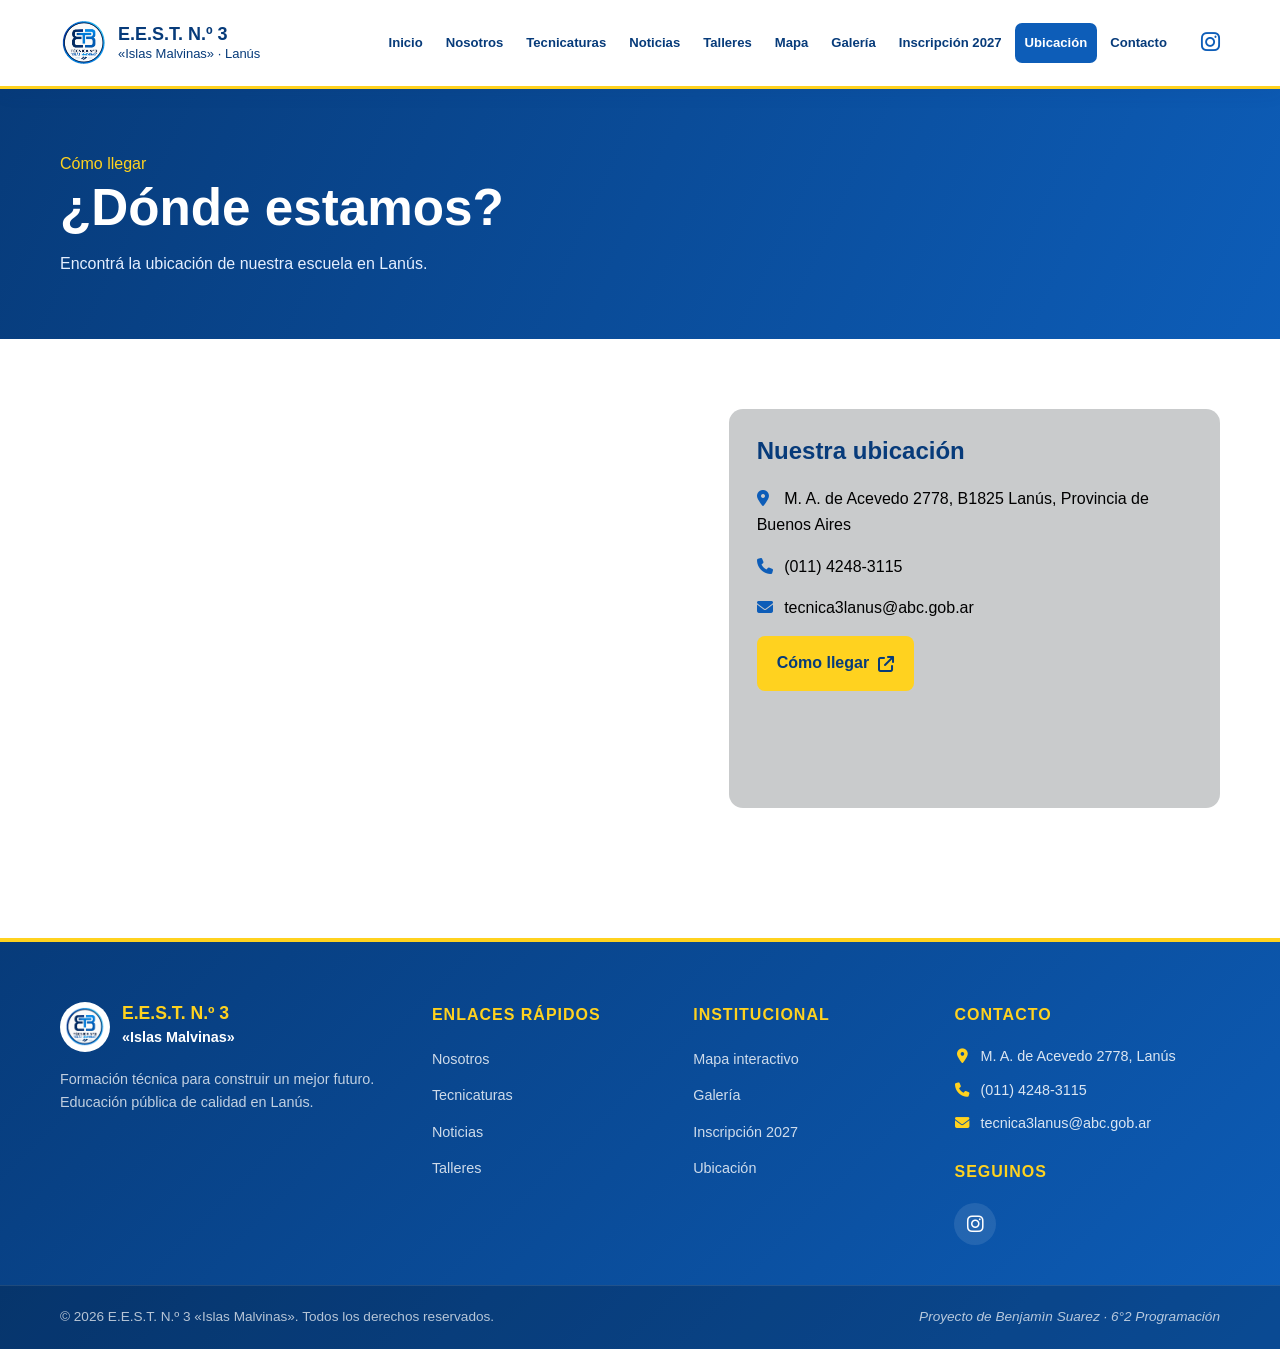
<file: ubicacion.html>
<!DOCTYPE html>
<html lang="es">
<head>
  <meta charset="UTF-8">
  <meta name="viewport" content="width=device-width, initial-scale=1.0">
  <meta name="description" content="Ubicación - E.E.S.T. N.º 3 Islas Malvinas, Lanús">
  <title>Ubicación | E.E.S.T. N.º 3 «Islas Malvinas»</title>
  <link rel="stylesheet" href="styles.css">
  <link rel="stylesheet" href="https://cdnjs.cloudflare.com/ajax/libs/font-awesome/6.4.0/css/all.min.css">
  <link rel="shortcut icon" href="assets/logo.png" type="image/png">
  
</head>
<body class="">
  <div id="header-placeholder"></div>
  <main>
    <section class="page-banner"><div class="container"><span class="eyebrow">Cómo llegar</span><h1>¿Dónde estamos?</h1><p>Encontrá la ubicación de nuestra escuela en Lanús.</p></div></section>
    <section class="section"><div class="container location-layout">
      <div class="map-container"><iframe src="https://maps.google.com/maps?q=-34.7317928,-58.3858516&z=17&output=embed" title="Ubicación de la E.E.S.T. N.º 3 en Google Maps" loading="lazy" allowfullscreen></iframe></div>
      <div class="location-info"><h2>Nuestra ubicación</h2><p><i class="fas fa-map-marker-alt"></i> M. A. de Acevedo 2778, B1825 Lanús, Provincia de Buenos Aires</p><p><i class="fas fa-phone"></i> (011) 4248-3115</p><p><i class="fas fa-envelope"></i> tecnica3lanus@abc.gob.ar</p><a class="btn btn-primary" href="https://www.google.com/maps/place/Escuela+de+Educaci%C3%B3n+Secundaria+T%C3%A9cnica+(EEST)+N%C2%B03+de+Lan%C3%BAs+%22Islas+Malvinas%22/@-34.7273789,-58.3804361,2451m/data=!3m1!1e3!4m6!3m5!1s0x95bccd01aed9620b:0x4594e58cdd9ba80!8m2!3d-34.7317928!4d-58.3858516" target="_blank" rel="noopener noreferrer">Cómo llegar <i class="fas fa-arrow-up-right-from-square"></i></a></div>
    </div></section>
  </main>
  <div id="footer-placeholder"></div>
  <script src="script.js"></script>
</body>
</html>
</file>
<file: styles.css>
/* HEADER DEL COLEGIO */

.encabezado{
  background-color: #ffffff;
  box-shadow: 0 2px 10px rgba(0, 0, 0, 0.08);
  position: sticky;
  top: 0;
  z-index: 1000;
}
.contenedor-header{
  max-width: 1200px;
  margin: auto;
  padding: 16px 24px;
  display: flex;
  align-items: center;
  justify-content: space-between;
  gap: 24px;
}
.nombre-colegio{
  color: #073B7A;
  font-size: 18px;
  font-weight: bold;
  text-decoration: none;
  white-space: nowrap;
}
.navegacion{
  display: flex;
  align-items: center;
  gap: 18px;
  flex-wrap: wrap;
}
.navegacion a{
  color: #073B7A;
  text-decoration: none;
  font-weight: 600;
  transition: color 0.2s;
}
.navegacion a:hover{
    color: #0D5DB8;
}
.boton-menu{
  display: none;
  background: #0D5DB8;
  color: white;
  border: none;
  padding: 9px 12px;
  border-radius: 8px;
  font-size: 22px;
  cursor: pointer;
}
@media (max-width: 900px){
    .contenedor-header{
      flex-wrap: wrap;
    }
    .boton-menu{
      display: block;
    }
    .navegacion{
      display: none;
      width: 100%;
      flex-direction: column;
      align-items: flex-start;
      padding: 10px 0;
    }
    .navegacion.activa{
      display: flex;
    }
}

/* ===== BASE Y COLORES ===== */

:root{
  --blue:#0D5DB8;
  --blue-dark:#073B7A;
  --yellow:#FFD21F;
  --white:#fff;
  --soft:#F1F4F7;
  --text:#1b2735;
  --muted:#000000;
  --border:#dce4ed;
  --shadow:0 12px 35px rgba(7,59,122,.10)
}
*{
  box-sizing:border-box
}
html{
  scroll-behavior:smooth
}
body{
  margin:0;
  font-family:Arial,Helvetica,sans-serif;
  color:var(--text);
  background:#fff;
  line-height:1.65
}
img{
  max-width:100%;
  display:block
}
a{
  color:inherit
}
.container{
  width:min(1160px,92%);
  margin:0 auto
}
h1,h2,h3,p{
  margin-top:0
}
h1,h2,h3{
  line-height:1.2
}
p{
  color:var(--muted)
}
/* ===== HEADER COMPARTIDO ===== */

.site-header{
  position:sticky;
  top:0;
  z-index:1000;
  background:#fff;
  box-shadow:0 3px 18px rgba(7,59,122,.09);
  border-bottom:3px solid var(--yellow)
}
.header-content{
  min-height:86px;
  display:flex;
  align-items:center;
  gap:24px
}

/* Logo del colegio junto al nombre */
.logo{
  display: flex;
  align-items: center;
  gap: 10px;
  text-decoration: none;
  flex-shrink: 0;
}
.logo-imagen{
  display: block;
  width: 48px;
  height: 48px;
  object-fit: contain;
  flex-shrink: 0;
}
.school-name{
  display: flex;
  flex-direction: column;
  line-height: 1.3;
}
.school-name strong{
  color: #073B7A;
  font-size: 18px;
}
.school-name > span{
  color: #073B7A;
  font-size: 13px;
}
.main-nav{
  display:flex;
  align-items:center;
  justify-content:flex-end;
  gap:3px;
  flex:1;
  flex-wrap:wrap
}
.main-nav a{
  padding:9px 10px;
  text-decoration:none;
  border-radius:7px;
  font-size:.82rem;
  font-weight:700;
  color:var(--blue-dark);
  transition:.2s
}
.main-nav a:hover,.main-nav a.active{
  background:var(--blue);
  color:#fff
}
.header-social{
  color:var(--blue);
  font-size:1.35rem;
  text-decoration:none
}
.menu-toggle{
  display:none;
  background:var(--blue-dark);
  color:#fff;
  border:0;
  border-radius:8px;
  padding:10px 13px;
  font-size:1.15rem
}

/* ===== HERO Y ENCABEZADOS ===== */
.hero{
  background:linear-gradient(115deg, rgba(7,59,122,.96), rgba(13,93,184,.83)), url('assets/Capturakole.JPG') center/cover;
  color: #fff;
  min-height: 550px;
  display: flex;
  align-items: center;
  justify-content: space-between;
  gap: 30px;
}

/* Mantiene el texto en su lugar */
.hero-content{
  padding: 85px 100px;
  flex: 1;
  min-width: 0;
}

/* Logo grande del lado derecho */
.hero-logo{
  flex: 0 0 40%;
  display: flex;
  justify-content: center;
  align-items: center;
  padding-right: 4%;
}
.hero-logo img{
  width: 100%;
  max-width: 390px;
  max-height: 390px;
  object-fit: contain;
}

/* Adaptación para celulares */
@media (max-width: 700px){
  .hero {
    flex-direction: column;
    text-align: center;
    padding: 35px 20px;
    gap: 20px;
  }
  .hero-content{
    padding: 20px 0 0;
  }
  .hero-actions{
    justify-content: center;
  }
  .hero-logo{
    flex: none;
    width: 100%;
    padding: 0;
  }
  .hero-logo img{
    max-width: 220px;
    max-height: 220px;
  }
}
.page-banner{
  background:linear-gradient(115deg,var(--blue-dark),var(--blue));
  color:#fff;
  padding:62px 0
}
.page-banner h1{
  font-size:clamp(2rem,4vw,3.2rem);
  margin:0 0 12px
}
.page-banner .eyebrow{
  color:var(--yellow)
}
.page-banner p{
  color:#e5efff;
  max-width:680px;
  margin-bottom:0
}
.section{
  padding:70px 0
}
.section-soft{
  background:var(--soft)
}
.section-heading{
  text-align:center;
  max-width:720px;
  margin:0 auto 35px
}
.section-heading h2{
  font-size:clamp(1.8rem,3vw,2.5rem);
  color:var(--blue-dark)
}
.section-heading p{
  margin-bottom:0
}

/* Presentación de Nosotros: conserva el diseño actual */
.nosotros-presentacion{
  position: relative;
  align-items: center;
  padding-bottom: 75px;
}
.nosotros-texto h2{
  color: var(--blue-dark);
  margin-bottom: 24px;
}

/* Imagen en el espacio marcado como Foto */
.nosotros-foto{
  width: 100%;
  height: 250px;
  overflow: hidden;
  border-radius: 16px;
}
.nosotros-foto img{
  display: block;
  width: 100%;
  height: 100%;
  object-fit: cover;
}

/* Hamburguesa debajo de la imagen, a la derecha */
.nosotros-menu{
  position: absolute;
  right: 0;
  bottom: 0;
  width: 58px;
  height: 58px;
  border: none;
  border-radius: 12px;
  background: var(--blue-dark);
  display: flex;
  flex-direction: column;
  align-items: center;
  justify-content: center;
  gap: 6px;
  cursor: pointer;
}
.nosotros-menu span{
  display: block;
  width: 26px;
  height: 3px;
  border-radius: 3px;
  background: var(--yellow);
}

/* Adaptación para celulares */
@media (max-width: 700px) {
  .nosotros-presentacion{
    grid-template-columns: 1fr;
    gap: 24px;
    padding-bottom: 75px;
  }
  .nosotros-foto{
    height: 220px;
  }
}

/* ===== BOTONES ===== */
.btn{
  display:inline-flex;
  align-items:center;
  justify-content:center;
  gap:9px;
  text-decoration:none;
  border:2px solid transparent;
  border-radius:8px;
  padding:12px 18px;
  font-weight:700;
  cursor:pointer; transition:transform .2s,background .2s
}
.btn:hover{
  transform:translateY(-2px)
}
.btn-primary{
  background:var(--yellow);
  color:var(--blue-dark)
}
.btn-primary:hover{
  background:#ffe16b
}
.btn-outline{
  border-color:#fff;
  color:#fff;
  background:transparent
}
.btn-outline:hover{
  background:#fff;
  color:var(--blue-dark)
}
.center{
  text-align:center
}
.top-gap{
  margin-top:32px
}

/* ===== TARJETAS ===== */
.feature-grid,.cards-grid,.contact-grid{
  display:grid;
  grid-template-columns:repeat(3,minmax(0,1fr));
  gap:22px
}
.feature-card,.contact-card{
  display:block;
  background:#fff;
  border:1px solid var(--border);
  border-radius:15px;
  padding:26px;
  text-decoration:none;
  box-shadow:var(--shadow);
  transition:transform .2s,box-shadow .2s
}
.feature-card:hover,.contact-card:hover{
  transform:translateY(-4px);
  box-shadow:0 18px 38px rgba(7,59,122,.14)
}
.feature-card h3,.contact-card h2{
  color:var(--blue-dark);
  margin:16px 0 10px
}
.feature-icon{
  display:grid;
  place-items:center;
  width:52px;
  height:52px;
  background:#e8f1ff;
  color:var(--blue);
  border-radius:13px;
  font-size:1.4rem
}
.text-link{
  color:var(--blue);
  font-weight:700;
  text-decoration:none
}
.text-link i{
  margin-left:5px
}
.split{
  display:grid;
  grid-template-columns:1fr 1fr;
  align-items:center;
  gap:50px
}
.split h2{
  color:var(--blue-dark);
  font-size:clamp(1.8rem,3vw,2.6rem)
}
.split-image{
  width:100%;
  height:340px;
  object-fit:cover;
  border-radius:16px;
  background:var(--soft)
}

/* ===== TARJETAS DE TECNICATURAS ===== */
.career-card{
  overflow:hidden;
  background:#fff;
  border:1px solid var(--border);
  border-radius:16px;
  box-shadow:var(--shadow);
  display:flex;
  flex-direction:column
}
.career-card>img{
  width:100%;
  height:220px;
  object-fit:cover;
  background:var(--soft)
}
.career-body{
  padding:25px;
  display:flex;
  flex-direction:column;
  align-items:flex-start;
  flex:1
}
.career-number{
  font-size:.75rem;
  font-weight:800;
  color:var(--blue);
  text-transform:uppercase;
  letter-spacing:1px
}
.career-body h2{
  color:var(--blue-dark);
  font-size:1.5rem;
  margin:10px 0
}
.career-body ul{
  padding-left:20px;
  color:var(--muted);
  margin-top:0
}
.career-body .btn{
  margin-top:auto
}
.notice{
  margin-top:28px;
  padding:16px 18px;
  border-left:4px solid var(--yellow);
  background:#fff8d9;
  border-radius:6px;
  color:#394657
}
.notice code{
  overflow-wrap:anywhere
}

/* ===== NOTICIAS / FOTOS ===== */
.news-grid{
  display:grid;
  grid-template-columns:repeat(3,minmax(0,1fr));
  gap:22px
}
.news-card,.photo-card{
  margin:0;
  background:#fff;
  border:1px solid var(--border);
  border-radius:14px;
  overflow:hidden;
  box-shadow:var(--shadow)
}
.news-card img,.photo-card img{
  width:100%;
  height:220px;
  object-fit:cover;
  background:var(--soft)
}
.news-body{
  padding:22px
}
.news-body h2{
  font-size:1.25rem;
  color:var(--blue-dark);
  margin:8px 0
}
.date{
  font-size:.8rem;
  color:var(--blue);
  font-weight:700
}
.gallery-grid{
  display:grid;
  grid-template-columns:repeat(4,minmax(0,1fr));
  gap:20px
}
.photo-card figcaption{
  padding:18px;
  font-weight:700;
  color:var(--blue-dark)
}
.photo-card figcaption h2{
  font-size:1.1rem;
  margin:0 0 8px
}
.photo-card figcaption p{
  font-weight:400;
  margin-bottom:0
}
.gallery-grid img{
  cursor:zoom-in
}

/* ===== MAPA ===== */
.map-tabs{
  display:flex;
  justify-content:center;
  gap:12px;
  flex-wrap:wrap;
  margin-bottom:25px
}
.tab-btn{
  padding:12px 22px;
  border:2px solid var(--blue);
  border-radius:8px;
  background:#fff;
  color:var(--blue-dark);
  font:inherit;
  font-weight:700;
  cursor:pointer
}
.tab-btn.active,.tab-btn:hover{
  background:var(--blue);
  color:#fff
}
.map-panel{
  display:none
}
.map-panel.active{
  display:block
}
.map-frame iframe{
  display:block;
  width:100%;
  height:min(72vh,760px);
  min-height:430px;
  border:0;
  border-radius:14px;
  background:var(--soft)
}

/* ===== FORMULARIO ===== */
.form-container{
  max-width:850px
}
.inscription-form{
  background:#fff;
  border:1px solid var(--border);
  border-radius:16px;
  padding:clamp(20px,4vw,38px);
  box-shadow:var(--shadow);
  margin-top:24px
}
.form-row{
  display:grid;
  grid-template-columns:1fr 1fr;
  gap:18px
}
.form-group{
  display:flex;
  flex-direction:column;
  gap:7px;
  margin-bottom:18px
}
.form-group label{
  font-weight:700;
  color:var(--blue-dark)
}
.form-group input,.form-group select,.form-group textarea{
  width:100%;
  padding:12px 13px;
  border:1px solid #cbd6e2;
  border-radius:8px;
  font:inherit;
  background:#fff;
  color:var(--text)
}
.form-group input:focus,.form-group select:focus,.form-group textarea:focus{
  outline:2px solid #9cc9ff;
  border-color:var(--blue)
}
.form-note{
  font-size:.85rem
}
.inscription-form .btn{
  width:100%
}

/* ===== UBICACION Y CONTACTO ===== */
.location-layout{
  display:grid;
  grid-template-columns:1.3fr 1fr;
  gap:30px;
  align-items:stretch
}
.map-container iframe{
  width:100%;
  height:390px;
  border:0;
  border-radius:14px
}
.location-info{
  background:#c9cbcc;
  padding:28px;
  border-radius:14px
}
.location-info h2{
  color:var(--blue-dark)
}
.location-info p{
  margin:15px 0
}
.location-info p i{
  width:23px;
  color:var(--blue)
}
.contact-grid{
  grid-template-columns:repeat(2,minmax(0,1fr))
}
.contact-card p a{
  overflow-wrap:anywhere
}

/* ===== FOOTER COMPARTIDO ===== */
/* ===== FOOTER IDEAL ===== */
.site-footer{
  background: linear-gradient(135deg, #073B7A 0%, #0D5DB8 100%);
  color: #ffffff;
  padding: 60px 0 0;
  margin-top: 60px;
  border-top: 4px solid #FFD21F;
}
.footer-grid{
  display: grid;
  grid-template-columns: 1.5fr 1fr 1fr 1.2fr;
  gap: 40px;
  padding-bottom: 40px;
}

/* Columna 1: Marca */
.footer-brand .footer-logo{
  display: flex;
  align-items: center;
  gap: 12px;
  text-decoration: none;
  margin-bottom: 16px;
}
.footer-brand .footer-logo img{
  width: 50px;
  height: 50px;
  object-fit: contain;
  background: #fff;
  border-radius: 50%;
  padding: 4px;
}
.footer-brand .footer-logo strong{
  display: block;
  color: #FFD21F;
  font-size: 1.1rem;
  line-height: 1.2;
}
.footer-brand .footer-logo span{
  color: #ffffff;
  font-size: 0.9rem;
  font-weight: 600;
}
.footer-brand p{
  color: rgba(255, 255, 255, 0.75);
  font-size: 0.9rem;
  line-height: 1.6;
  margin: 0;
}

/* Títulos de columnas */
.footer-links h4,
.footer-contact h4,
.footer-social h4{
  color: #FFD21F;
  font-size: 1rem;
  margin: 0 0 18px;
  text-transform: uppercase;
  letter-spacing: 1px;
}

/* Listas de enlaces */
.footer-links ul{
  list-style: none;
  padding: 0;
  margin: 0;
}
.footer-links ul li{
  margin-bottom: 10px;
}
.footer-links ul li a{
  color: rgba(255, 255, 255, 0.8);
  text-decoration: none;
  font-size: 0.9rem;
  transition: color 0.2s, padding-left 0.2s;
  display: inline-block;
}
.footer-links ul li a:hover{
  color: #FFD21F;
  padding-left: 5px;
}

/* Contacto */
.footer-contact p{
  display: flex;
  align-items: flex-start;
  gap: 10px;
  color: rgba(255, 255, 255, 0.85);
  font-size: 0.9rem;
  margin: 0 0 12px;
  line-height: 1.5;
}
.footer-contact p i{
  color: #FFD21F;
  margin-top: 3px;
  width: 16px;
  text-align: center;
}

/* Redes sociales */
.footer-social{
  margin-top: 24px;
}
.social-icons{
  display: flex;
  gap: 12px;
}
.social-icons a{
  display: flex;
  align-items: center;
  justify-content: center;
  width: 42px;
  height: 42px;
  background: rgba(255, 255, 255, 0.1);
  color: #ffffff;
  border-radius: 50%;
  font-size: 1.2rem;
  text-decoration: none;
  transition: background 0.3s, transform 0.3s;
}
.social-icons a:hover{
  background: #FFD21F;
  color: #073B7A;
  transform: translateY(-3px);
}

/* Barra inferior */
.footer-bottom{
  background: rgba(0, 0, 0, 0.2);
  padding: 20px 0;
  border-top: 1px solid rgba(255, 255, 255, 0.1);
}
.footer-bottom .container{
  display: flex;
  justify-content: space-between;
  align-items: center;
  flex-wrap: wrap;
  gap: 10px;
}
.footer-bottom p{
  color: rgba(255, 255, 255, 0.7);
  font-size: 0.85rem;
  margin: 0;
}
.footer-credit{
  font-style: italic;
}

/* Responsive */
@media (max-width: 900px){
  .footer-grid{
    grid-template-columns: 1fr 1fr;
    gap: 30px;
  }
}
@media (max-width: 600px){
  .footer-grid{
    grid-template-columns: 1fr;
    gap: 28px;
  }
  .footer-bottom .container{
    flex-direction: column;
    text-align: center;
  }
}

/* ===== VISOR DE IMAGEN ===== */
.lightbox{
  position:fixed;
  inset:0;
  background:rgba(3,15,35,.92);
  display:flex;
  align-items:center;
  justify-content:center;
  padding:25px;
  z-index:3000;
  cursor:zoom-out
}
.lightbox img{
  max-width:95vw;
  max-height:90vh;
  object-fit:contain;
  border-radius:8px
}

/* ===== RESPONSIVE ===== */
@media(max-width:1100px){
  .header-content{
    flex-wrap:wrap;
    padding:14px 0
  }
  .main-nav{
    order:3;
    flex-basis:100%;
    justify-content:center
  }
  .main-nav a{
    font-size:.78rem
  }
  .header-social{
    margin-left:auto
  }
  .feature-grid,.cards-grid,.news-grid{
    grid-template-columns:repeat(2,minmax(0,1fr))
  }
  .career-card:last-child{
    grid-column:auto
  }
  .footer-grid{
    grid-template-columns:repeat(2,minmax(0,1fr))
  }
}
@media(max-width:700px){
  .header-content{
    min-height:74px;
    flex-wrap:nowrap;
    gap:12px
  }
  .logo img{
    width:44px;
    height:44px
  }
  .school-name strong{
    font-size:.9rem
  }
  .school-name span{
    font-size:.7rem
  }
  .menu-toggle{
    display:block;
    margin-left:auto
  }
  .header-social{
    display:none
  }
  .main-nav{
    display:none;
    position:absolute;
    top:100%;
    left:0;
    right:0;
    order:unset;
    background:#fff;
    padding:12px 4% 18px;
    box-shadow:0 12px 18px rgba(7,59,122,.12);
    flex-direction:column;
    align-items:stretch;
    max-height:75vh;
    overflow:auto
  }
  .main-nav.open{
    display:flex
  }
  .main-nav a{
    font-size:.95rem;
    padding:11px 13px
  }
  .hero{
    min-height:480px
  }
  .hero-content{
    padding:65px 0
  }
  .section{
    padding:48px 0
  }
  .page-banner{
    padding:45px 0
  }
  .feature-grid,.cards-grid,.news-grid,.gallery-grid,.contact-grid{
    grid-template-columns:1fr
  }
  .split,.location-layout{
    grid-template-columns:1fr;
    gap:25px
  }
  .split-image{
    height:250px
  }
  .career-card>img,.news-card img,.photo-card img{
    height:210px
  }
  .form-row{
    grid-template-columns:1fr;
    gap:0
  }
  .map-frame iframe{
    height:62vh;
    min-height:340px
  }
  .footer-grid{
    grid-template-columns:1fr;
    gap:20px
  }
}
.brand-colegio span{
  font-size: 18px;
  font-weight: 700;
  white-space: nowrap;
}

/* Adaptación para pantallas pequeñas */
@media (max-width: 480px){
  .brand-colegio{
    gap: 7px;
  }
  .brand-colegio img{
    width: 34px;
    height: 34px;
  }
  .brand-colegio span{
    font-size: 14px;
  }
}
</file>
